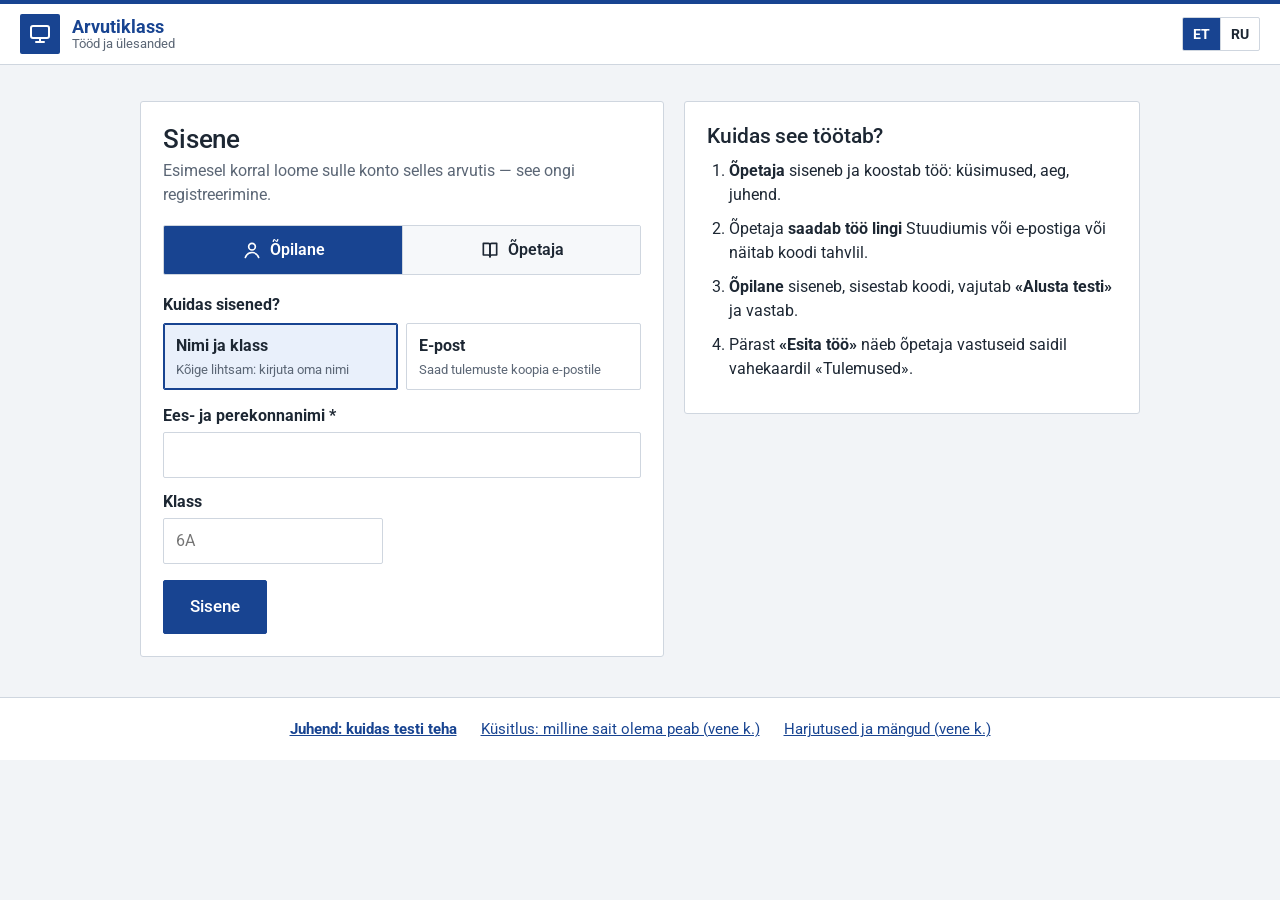
<file: index.html>
<!doctype html>
<html lang="et" class="site style-eis mode-light">
<head>
  <meta charset="utf-8">
  <meta name="viewport" content="width=device-width, initial-scale=1">
  <title>Arvutiklass — sisene</title>
  <meta name="description" content="Arvutiklassi tööd: õpetaja koostab töö, õpilane siseneb, valib töö ja lahendab selle.">
  <link rel="preconnect" href="https://fonts.googleapis.com">
  <link rel="preconnect" href="https://fonts.gstatic.com" crossorigin>
  <link rel="stylesheet" href="https://fonts.googleapis.com/css2?family=Roboto:wght@400;500;700&display=swap">
  <link rel="stylesheet" href="css/site.css">
  <link rel="stylesheet" href="css/tood.css">
</head>
<body>
  <header class="hdr">
    <a class="hdr__brand" href="index.html">
      <span class="hdr__mark" data-icon="monitor"></span>
      <span class="hdr__titles"><b data-t="brand"></b><small data-t="brandSub"></small></span>
    </a>
    <div class="hdr__right" id="langSlot"></div>
  </header>

  <main class="login" id="login"></main>

  <footer class="login__foot" id="foot"></footer>

  <script src="config.js"></script>
  <script src="js/i18n.js"></script>
  <script src="js/engine.js"></script>
  <script src="js/questions.js"></script>
  <script src="js/site/ui.js"></script>
  <script src="js/tood/bank.js"></script>
  <script src="js/tood/core.js"></script>
  <script src="js/tood/db.js"></script>
  <script src="js/login.js"></script>
</body>
</html>
</file>
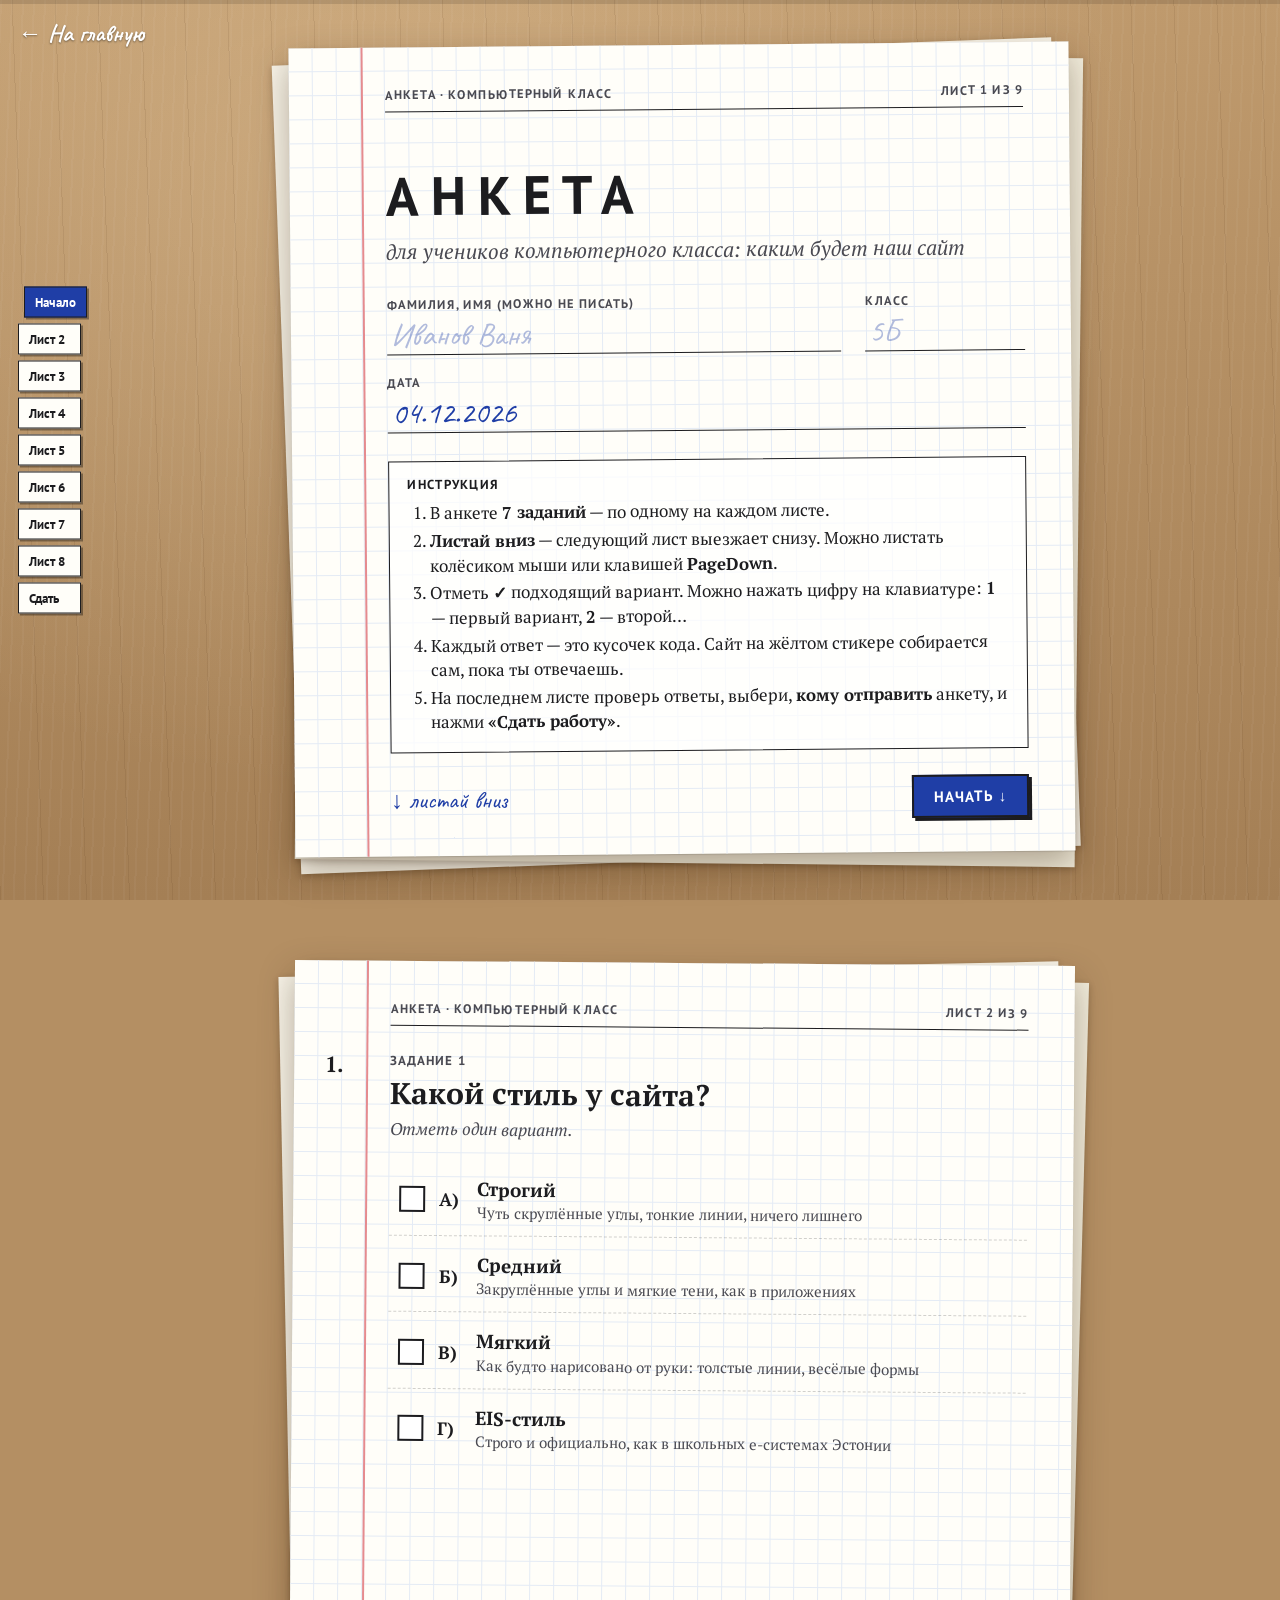
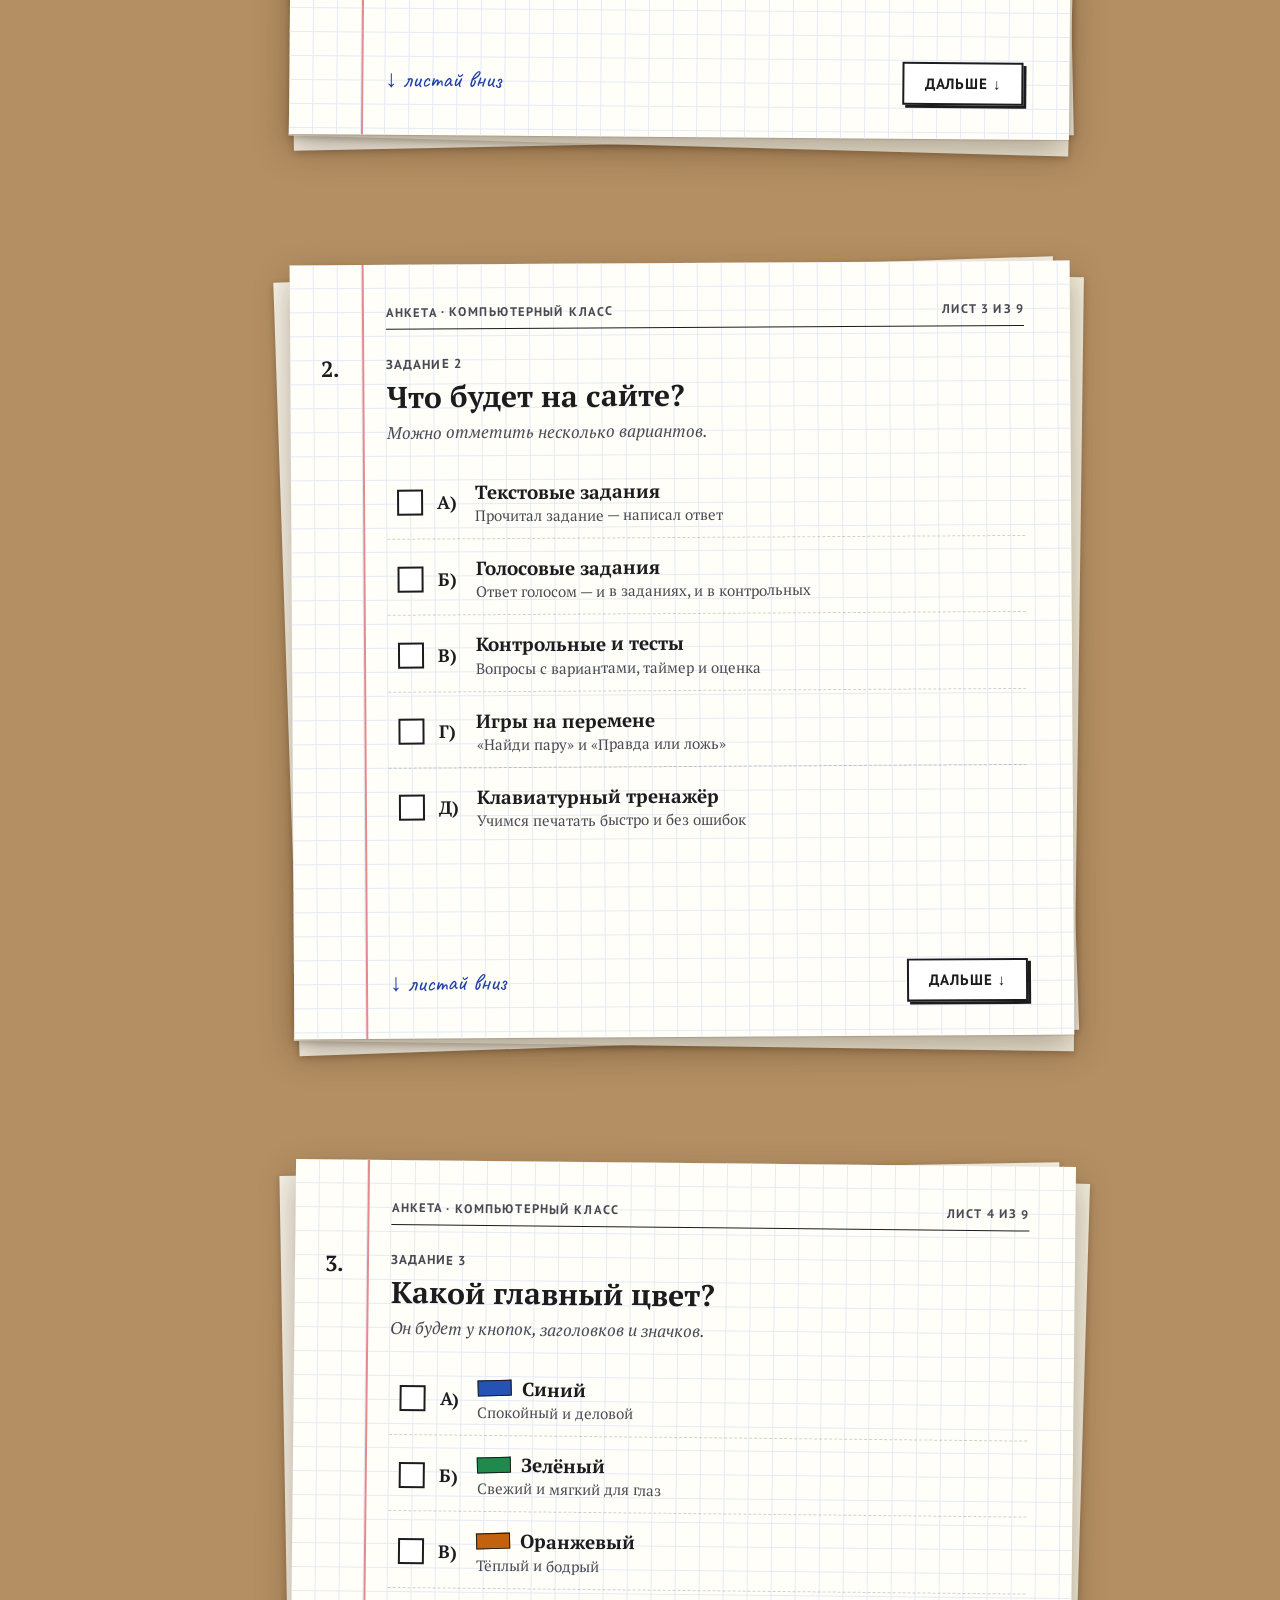
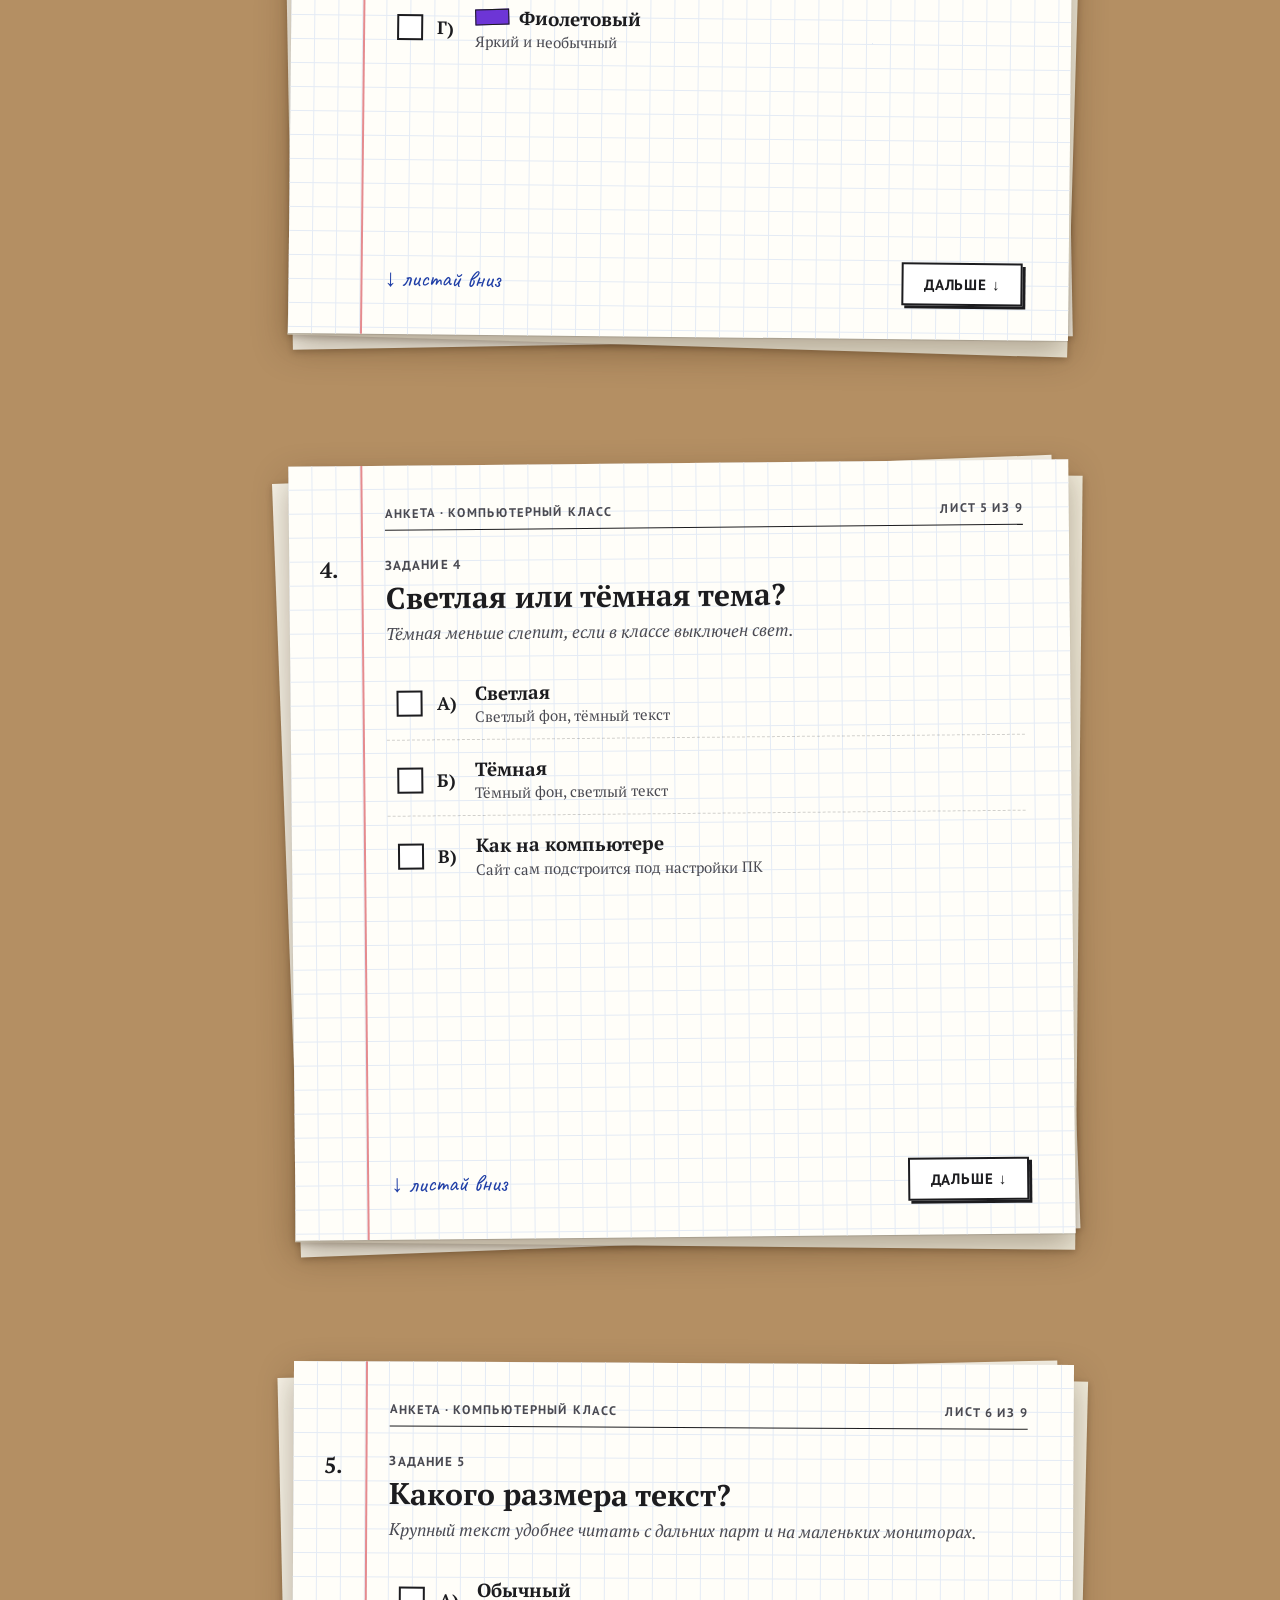
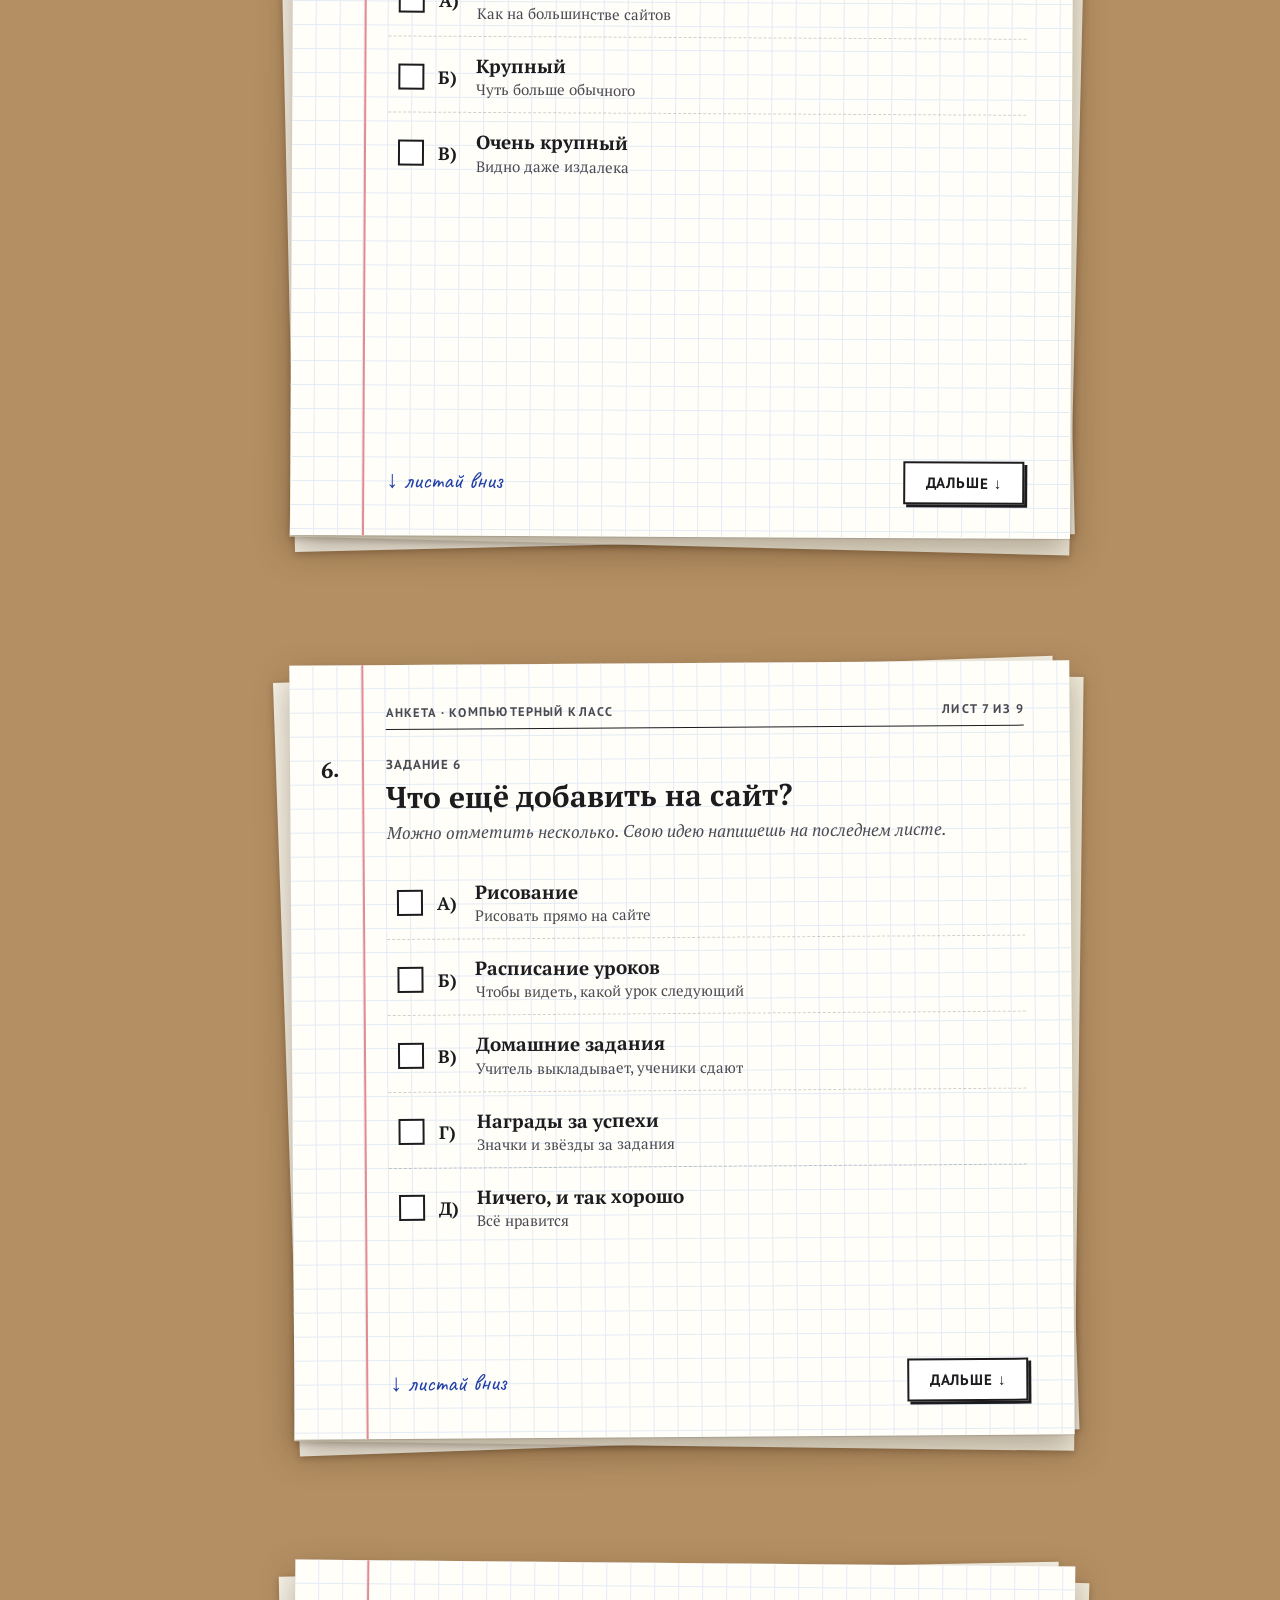
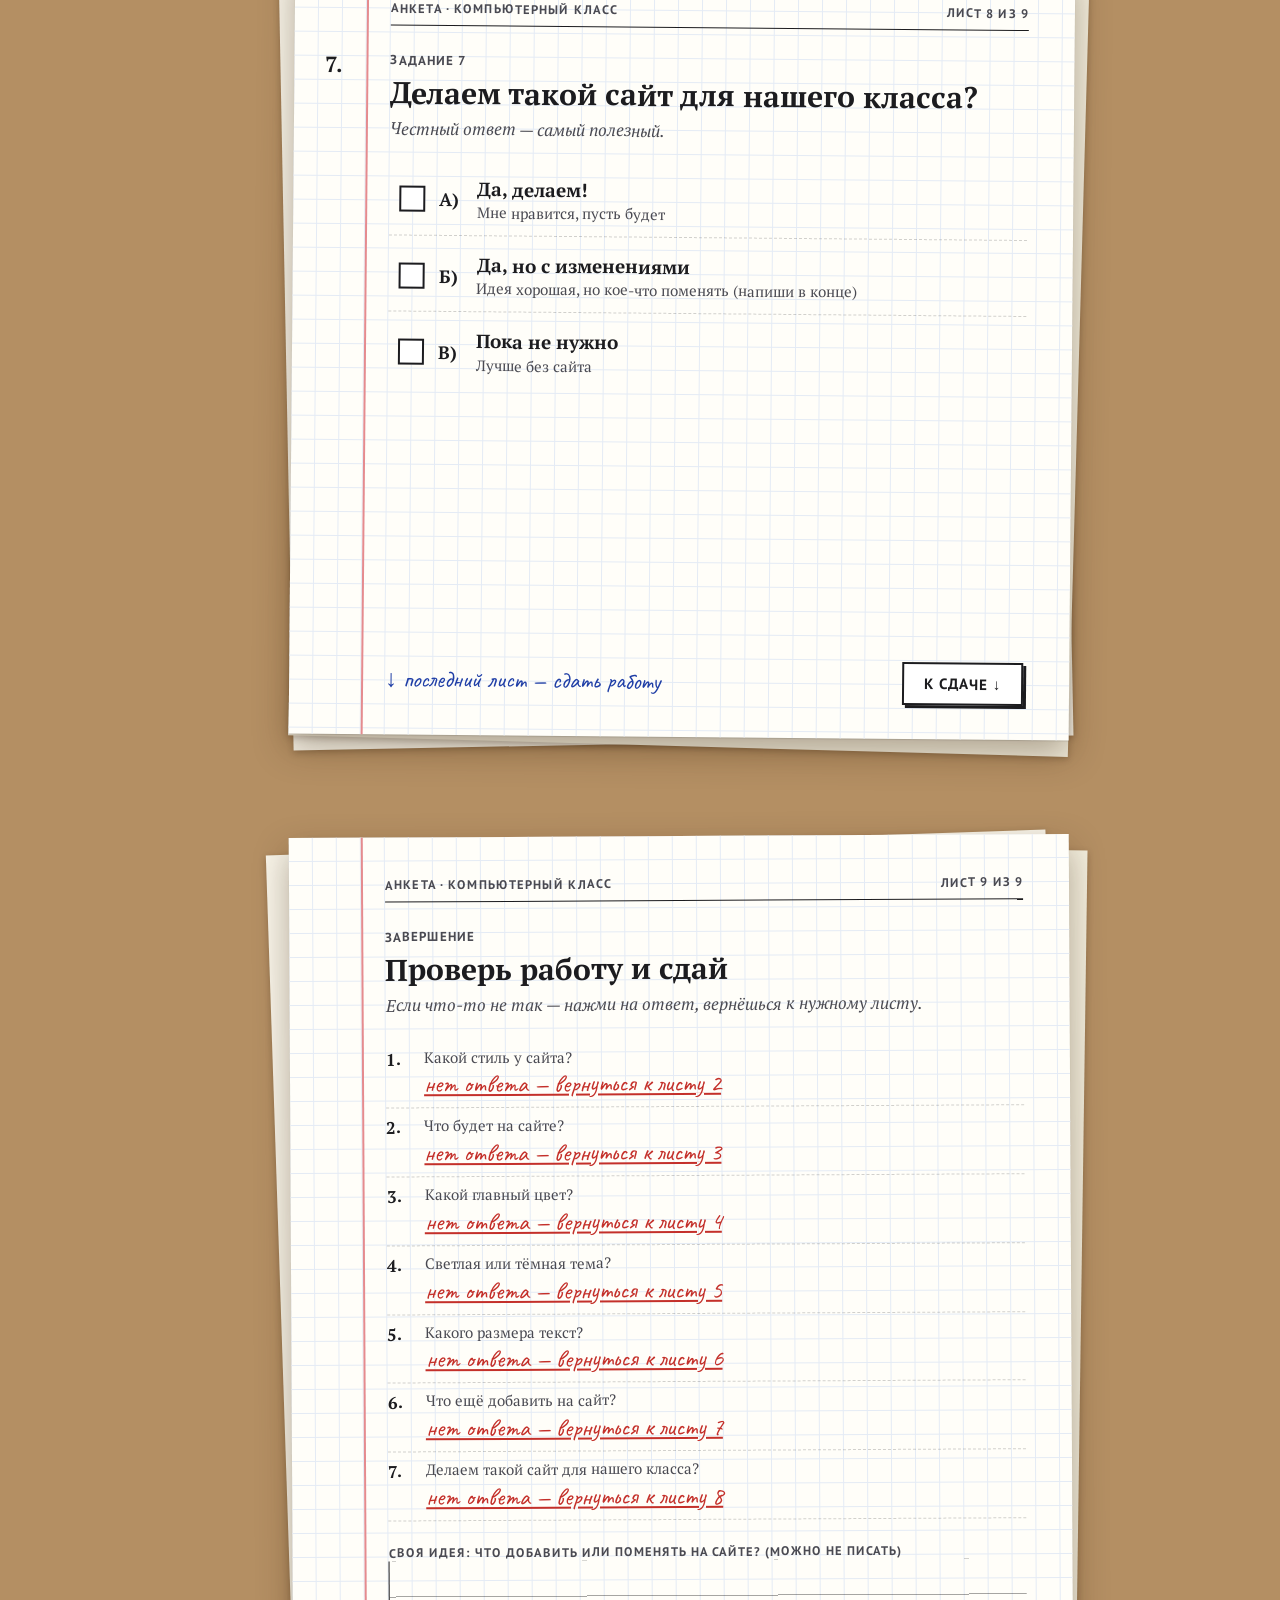
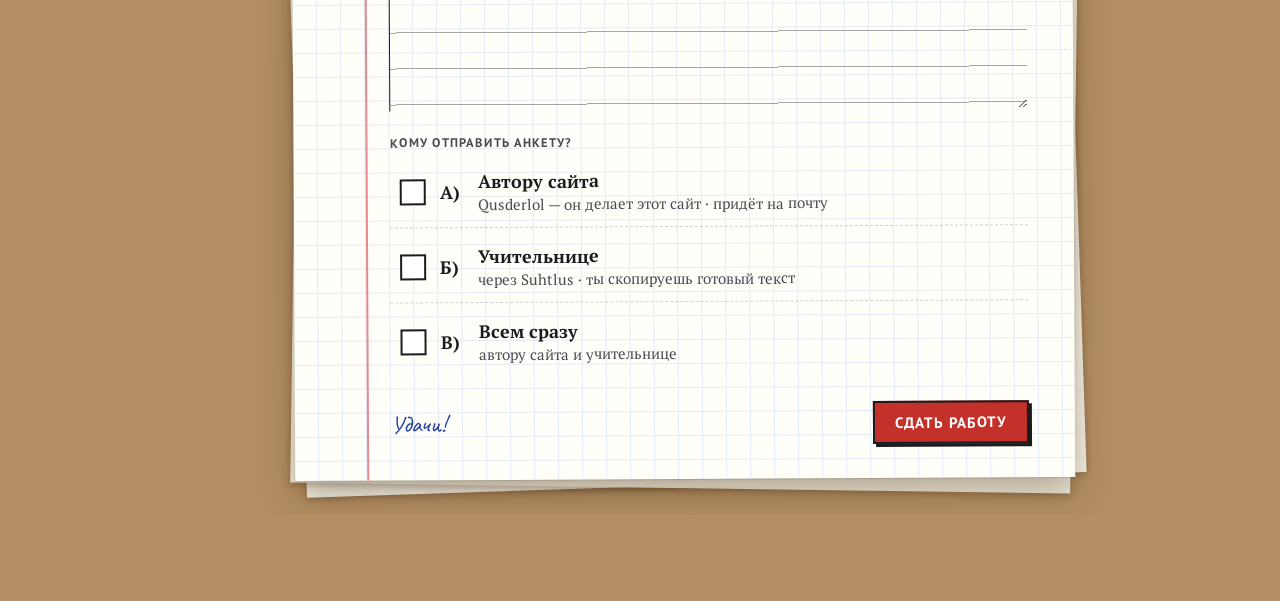
<file: anketa.html>
<!doctype html>
<html lang="ru">
<head>
  <meta charset="utf-8">
  <meta name="viewport" content="width=device-width, initial-scale=1">
  <title>Анкета — сайт для компьютерного класса</title>
  <meta name="description" content="Анкета для учеников: ответь на вопросы — и сайт компьютерного класса соберётся сам.">
  <link rel="preconnect" href="https://fonts.googleapis.com">
  <link rel="preconnect" href="https://fonts.gstatic.com" crossorigin>
  <link rel="stylesheet" href="https://fonts.googleapis.com/css2?family=Caveat:wght@500;700&family=PT+Sans:wght@400;700&family=PT+Serif:ital,wght@0,400;0,700;1,400&display=swap">
  <link rel="stylesheet" href="css/exam.css">
</head>
<body>
  <div class="ink-progress" aria-hidden="true"><div class="ink-progress__bar" id="inkBar"></div></div>
  <a class="home-link" href="index.html">← На главную</a>

  <nav class="sheet-tabs" id="sheetTabs" aria-label="Листы анкеты"></nav>

  <main class="stack" id="stack"></main>

  <aside class="sticky-note" id="stickyNote" aria-label="Предпросмотр сайта">
    <div class="sticky-note__tape" aria-hidden="true"></div>
    <p class="sticky-note__title">Так сейчас выглядит сайт</p>
    <div class="sticky-note__frame">
      <iframe id="previewFrame" title="Предпросмотр сайта класса" src="site.html?embed=1" tabindex="-1" loading="lazy"></iframe>
    </div>
    <a class="sticky-note__link" id="previewLink" href="site.html" target="_blank" rel="noopener">Открыть сайт целиком ↗</a>
  </aside>

  <script src="config.js"></script>
  <script src="js/engine.js"></script>
  <script src="js/questions.js"></script>
  <script src="js/send.js"></script>
  <script src="js/exam.js"></script>
</body>
</html>
</file>
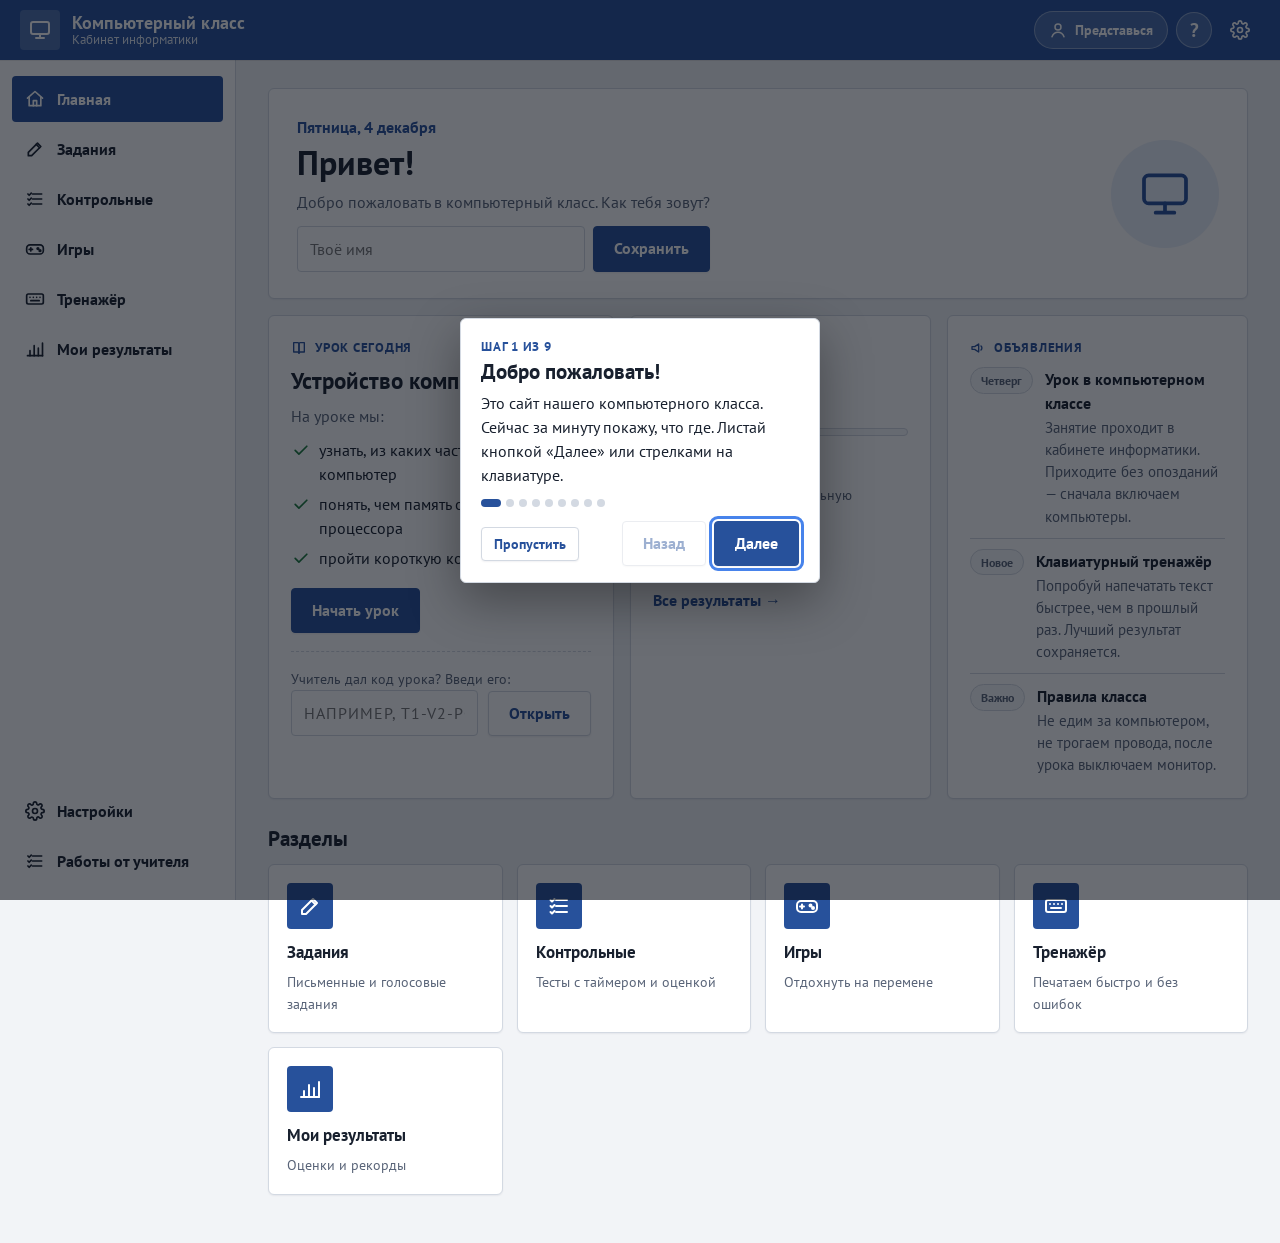
<file: site.html>
<!doctype html>
<html lang="ru" class="site">
<head>
  <meta charset="utf-8">
  <meta name="viewport" content="width=device-width, initial-scale=1">
  <title>Компьютерный класс</title>
  <meta name="description" content="Сайт компьютерного класса: задания, контрольные, игры и клавиатурный тренажёр.">
  <link rel="preconnect" href="https://fonts.googleapis.com">
  <link rel="preconnect" href="https://fonts.gstatic.com" crossorigin>
  <link rel="stylesheet" href="https://fonts.googleapis.com/css2?family=Neucha&family=PT+Sans:wght@400;700&family=Rubik:wght@400;500;700&display=swap">
  <link rel="stylesheet" href="css/site.css">
</head>
<body>
  <a class="skip" href="#view">Перейти к содержимому</a>

  <header class="hdr">
    <a class="hdr__brand" href="#/">
      <span class="hdr__mark" data-icon="monitor"></span>
      <span class="hdr__titles">
        <b>Компьютерный класс</b>
        <small>Кабинет информатики</small>
      </span>
    </a>
    <div class="hdr__right">
      <button class="chip" type="button" id="studentChip"></button>
      <button class="icon-btn icon-btn--help" type="button" id="helpBtn" aria-label="Как пользоваться сайтом" title="Как пользоваться сайтом">?</button>
      <a class="icon-btn" href="#/settings" aria-label="Настройки сайта" title="Настройки сайта" data-icon="gear"></a>
    </div>
  </header>

  <div class="shell">
    <nav class="side" id="sideNav" aria-label="Разделы сайта"></nav>
    <main class="main" id="view" tabindex="-1"></main>
  </div>

  <dialog class="dialog" id="nameDialog" aria-labelledby="nameDialogTitle">
    <form method="dialog" class="dialog__form" id="nameForm">
      <h2 id="nameDialogTitle">Как тебя зовут?</h2>
      <p class="muted">Имя видно только на этом компьютере.</p>
      <input class="input" id="nameInput" type="text" maxlength="40" autocomplete="off" placeholder="Например, Ваня">
      <div class="dialog__actions">
        <button class="btn btn--ghost" value="cancel" type="submit">Отмена</button>
        <button class="btn" value="save" type="submit" id="nameSave">Сохранить</button>
      </div>
    </form>
  </dialog>

  <div class="toast" id="toast" role="status" aria-live="polite"></div>

  <script src="config.js"></script>
  <script src="js/engine.js"></script>
  <script src="js/questions.js"></script>
  <script src="js/send.js"></script>
  <script src="js/site/store.js"></script>
  <script src="js/site/data.js"></script>
  <script src="js/site/ui.js"></script>
  <script src="js/tour.js"></script>
  <script src="js/site/games.js"></script>
  <script src="js/site/pages.js"></script>
  <script src="js/site/app.js"></script>
</body>
</html>
</file>
<file: css/site.css>
/*
 * Сайт компьютерного класса.
 * Всё оформление — через переменные. Ниже значения по умолчанию,
 * поверх них движок вписывает кусочки кода из ответов анкеты (тег #generated-theme).
 */
.site {
  --hue: 218;
  --sat: 60%;
  --lit: 38%;
  --shift: 0%;
  --accent: hsl(var(--hue) var(--sat) calc(var(--lit) - var(--shift)));
  --accent-ink: var(--accent);
  --accent-soft: hsl(var(--hue) 70% 95%);
  --accent-text: #fff;
  --radius: 6px;
  --radius-sm: 4px;
  --border: 1px solid var(--line);
  --shadow: 0 1px 2px rgba(15, 25, 45, 0.06);
  --font: "PT Sans", "Segoe UI", Arial, sans-serif;
  --font-head: var(--font);
  --fs: 16px;
  --bg: #f2f4f7;
  --surface: #ffffff;
  --surface-2: #f7f8fa;
  --line: #d3d9e2;
  --ink: #18202e;
  --ink-shadow: rgba(0, 0, 0, 0.2);
  --text: #18202e;
  --muted: #596478;
  --ok: #1b7a3d;
  --ok-soft: #e2f4e8;
  --bad: #b42318;
  --bad-soft: #fde6e3;
  --warn: #7a5200;
  --warn-soft: #fff3d1;
  --side-w: 236px;
  --blob-l: 82%;

  font-size: var(--fs);
  color-scheme: light;
}

/* ───── Тёмная тема ───── */
.site.mode-dark {
  --bg: #11151d;
  --surface: #1a202b;
  --surface-2: #212836;
  --line: #333d50;
  --text: #e5eaf3;
  --muted: #9ca8bf;
  --accent-ink: hsl(var(--hue) 85% 74%);
  --accent-soft: hsl(var(--hue) 32% 22%);
  --ok: #6fd393; --ok-soft: #173524;
  --bad: #ff8a80; --bad-soft: #3d1c1a;
  --warn: #f3c565; --warn-soft: #3a2f12;
  color-scheme: dark;
}
.site.style-soft.mode-dark { --ink: #cfc3ea; --ink-shadow: #05030a; --line: #cfc3ea; --bg: #1c1726; --surface: #251f32; --surface-2: #2c253b; --blob-l: 28%; }
@media (prefers-color-scheme: dark) {
  .site.mode-auto {
    --bg: #11151d;
    --surface: #1a202b;
    --surface-2: #212836;
    --line: #333d50;
    --text: #e5eaf3;
    --muted: #9ca8bf;
    --accent-ink: hsl(var(--hue) 85% 74%);
    --accent-soft: hsl(var(--hue) 32% 22%);
    --ok: #6fd393; --ok-soft: #173524;
    --bad: #ff8a80; --bad-soft: #3d1c1a;
    --warn: #f3c565; --warn-soft: #3a2f12;
    color-scheme: dark;
  }
  .site.style-soft.mode-auto { --ink: #cfc3ea; --ink-shadow: #05030a; --line: #cfc3ea; --bg: #1c1726; --surface: #251f32; --surface-2: #2c253b; --blob-l: 28%; }
}

* { box-sizing: border-box; }
html, body { margin: 0; }

body {
  font-family: var(--font);
  font-size: 1rem;
  line-height: 1.5;
  color: var(--text);
  background: var(--bg);
  min-height: 100vh;
  transition: background 0.25s, color 0.25s;
}
h1, h2, h3 { font-family: var(--font-head); line-height: 1.2; margin: 0 0 0.4em; }
h1 { font-size: 1.85rem; }
h2 { font-size: 1.3rem; }
h3 { font-size: 1.1rem; }
p { margin: 0 0 0.6em; }
a { color: var(--accent-ink); }
.muted { color: var(--muted); }
.small { font-size: 0.875rem; }
.sr-only { position: absolute; width: 1px; height: 1px; overflow: hidden; clip: rect(0 0 0 0); white-space: nowrap; }

.ico { width: 1.25em; height: 1.25em; flex: none; fill: none; stroke: currentColor; stroke-width: 2; stroke-linecap: round; stroke-linejoin: round; vertical-align: -0.25em; }

.skip { position: absolute; left: -999px; top: 8px; z-index: 100; padding: 8px 14px; background: var(--accent); color: var(--accent-text); border-radius: var(--radius-sm); }
.skip:focus { left: 8px; }

:focus-visible { outline: 3px solid hsl(var(--hue) 80% 60%); outline-offset: 2px; }

/* ───── Шапка ───── */
.hdr {
  position: sticky;
  top: 0;
  z-index: 20;
  display: flex;
  align-items: center;
  justify-content: space-between;
  gap: 12px;
  padding: 10px 20px;
  background: var(--accent);
  color: var(--accent-text);
  box-shadow: 0 1px 0 rgba(0, 0, 0, 0.08);
}
.hdr__brand { display: flex; align-items: center; gap: 12px; color: inherit; text-decoration: none; min-width: 0; }
.hdr__mark { display: grid; place-items: center; width: 40px; height: 40px; flex: none; background: rgba(255, 255, 255, 0.18); border-radius: var(--radius-sm); }
.hdr__mark .ico { width: 24px; height: 24px; }
.hdr__titles { display: flex; flex-direction: column; line-height: 1.15; min-width: 0; }
.hdr__titles b { font-family: var(--font-head); font-size: 1.15rem; white-space: nowrap; }
.hdr__titles small { opacity: 0.85; font-size: 0.8rem; }
.hdr__right { display: flex; align-items: center; gap: 8px; }
.chip {
  display: inline-flex; align-items: center; gap: 8px;
  max-width: 220px;
  padding: 7px 14px;
  font: inherit; font-size: 0.9rem; font-weight: 600;
  color: inherit;
  background: rgba(255, 255, 255, 0.16);
  border: 1px solid rgba(255, 255, 255, 0.35);
  border-radius: 999px;
  cursor: pointer;
}
.chip span { overflow: hidden; text-overflow: ellipsis; white-space: nowrap; }
.chip:hover { background: rgba(255, 255, 255, 0.26); }
.icon-btn { display: grid; place-items: center; width: 40px; height: 40px; color: inherit; border-radius: var(--radius-sm); }
.icon-btn:hover { background: rgba(255, 255, 255, 0.18); }

/* ───── Каркас ───── */
.shell { display: grid; grid-template-columns: var(--side-w) 1fr; min-height: calc(100vh - 60px); }
.side {
  position: sticky;
  top: 60px;
  align-self: start;
  height: calc(100vh - 60px);
  display: flex;
  flex-direction: column;
  gap: 4px;
  padding: 16px 12px;
  background: var(--surface);
  border-right: var(--border);
  overflow-y: auto;
}
.side__link {
  display: flex; align-items: center; gap: 12px;
  padding: 10px 12px;
  color: var(--text);
  text-decoration: none;
  font-weight: 600;
  border-radius: var(--radius-sm);
  border: 1px solid transparent;
}
.side__link:hover { background: var(--accent-soft); }
.side__link.is-active { background: var(--accent); color: var(--accent-text); }
.side__link--bottom { margin-top: auto; }
.main { padding: 28px 32px 48px; min-width: 0; outline: none; }

.page { max-width: 1120px; margin: 0 auto; }
.page--narrow { max-width: 780px; }
.page-head { margin-bottom: 20px; }
.page-head p { max-width: 70ch; }
.section-title { margin: 28px 0 12px; }

/* ───── Карточки и сетки ───── */
.card {
  background: var(--surface);
  border: var(--border);
  border-radius: var(--radius);
  box-shadow: var(--shadow);
  padding: 22px;
  color: inherit;
}
.card + .card { margin-top: 16px; }
.grid { display: grid; gap: 16px; }
.grid > .card + .card { margin-top: 0; }
.grid--home { grid-template-columns: 1.15fr 1fr 1fr; margin-top: 16px; }
.grid--2 { grid-template-columns: 1fr 1fr; margin-top: 16px; }
.grid--settings { grid-template-columns: minmax(0, 1fr) minmax(0, 1fr); align-items: start; }
.cards { display: grid; grid-template-columns: repeat(auto-fill, minmax(280px, 1fr)); gap: 16px; }
.cards > .card + .card { margin-top: 0; }

.eyebrow {
  display: flex; align-items: center; gap: 8px;
  margin: 0 0 10px;
  font-size: 0.8rem; font-weight: 700; letter-spacing: 0.06em; text-transform: uppercase;
  color: var(--accent-ink);
}

.hero { display: flex; justify-content: space-between; align-items: center; gap: 20px; padding: 26px 28px; }
.hero h1 { font-size: 2.1rem; margin-bottom: 0.2em; }
.hero__date { margin: 0 0 4px; font-weight: 700; color: var(--accent-ink); }
.hero__art { flex: none; display: grid; place-items: center; width: 108px; height: 108px; border-radius: 50%; background: var(--accent-soft); color: var(--accent-ink); }
.hero__art .ico { width: 56px; height: 56px; stroke-width: 1.6; }
.hero__form { display: flex; gap: 8px; margin-top: 12px; max-width: 420px; }

.lesson h2 { font-size: 1.45rem; }
.ticks { list-style: none; margin: 0 0 18px; padding: 0; }
.ticks li { display: flex; gap: 8px; align-items: flex-start; margin: 6px 0; }
.ticks .ico { color: var(--ok); margin-top: 2px; }

.stats { display: flex; flex-direction: column; gap: 14px; margin-bottom: 14px; }
.stat { display: flex; flex-direction: column; }
.stat b { font-family: var(--font-head); font-size: 1.9rem; line-height: 1.1; color: var(--accent-ink); }
.stat b small { font-size: 1rem; color: var(--muted); font-weight: 600; }
.stat > span:not(.meter) { color: var(--muted); font-size: 0.9rem; }
.meter { display: block; height: 8px; margin-top: 6px; background: var(--surface-2); border: var(--border); border-radius: 999px; overflow: hidden; }
.meter > span { display: block; height: 100%; width: 0; background: var(--accent); transition: width 0.3s; }

.news { list-style: none; margin: 0; padding: 0; }
.news li { display: flex; gap: 12px; align-items: flex-start; padding: 10px 0; border-bottom: var(--border); }
.news li:last-child { border-bottom: 0; padding-bottom: 0; }
.news li:first-child { padding-top: 0; }
.news p { margin: 2px 0 0; font-size: 0.92rem; }

.tiles { display: grid; grid-template-columns: repeat(auto-fill, minmax(200px, 1fr)); gap: 14px; }
.tile {
  display: flex; flex-direction: column; gap: 6px;
  padding: 18px;
  text-decoration: none; color: var(--text);
  background: var(--surface);
  border: var(--border);
  border-radius: var(--radius);
  box-shadow: var(--shadow);
  transition: border-color 0.15s, transform 0.15s;
}
.tile:hover { border-color: var(--accent); }
.tile__icon { display: grid; place-items: center; width: 46px; height: 46px; margin-bottom: 4px; background: var(--accent); color: var(--accent-text); border-radius: var(--radius-sm); }
.tile__icon .ico { width: 24px; height: 24px; }
.tile__title { font-family: var(--font-head); font-weight: 700; font-size: 1.08rem; }
.tile__desc { font-size: 0.9rem; }

/* ───── Кнопки и поля ───── */
.btn {
  display: inline-flex; align-items: center; justify-content: center; gap: 8px;
  padding: 10px 20px;
  font: inherit; font-weight: 700; font-size: 0.97rem;
  text-decoration: none;
  color: var(--accent-text);
  background: var(--accent);
  border: var(--border);
  border-color: var(--accent);
  border-radius: var(--radius-sm);
  box-shadow: var(--shadow);
  cursor: pointer;
  transition: filter 0.12s, transform 0.12s;
}
.btn:hover:not(:disabled) { filter: brightness(1.08); }
.btn:disabled { opacity: 0.45; cursor: not-allowed; }
.btn--ghost { background: var(--surface); color: var(--accent-ink); border-color: var(--line); }
.btn--ok { background: var(--ok); border-color: var(--ok); }
.mode-dark .btn--ok { color: #0d2517; }
.btn--bad { background: var(--bad); border-color: var(--bad); }
.mode-dark .btn--bad { color: #2a0d0b; }
.btn--danger { color: var(--bad); }
.btn--lg { padding: 13px 26px; font-size: 1.08rem; }
.link { font-weight: 700; color: var(--accent-ink); text-decoration: none; }
a.link:hover { text-decoration: underline; }
.back { display: inline-flex; align-items: center; gap: 4px; margin-bottom: 14px; font-weight: 700; text-decoration: none; color: var(--accent-ink); }
.back:hover { text-decoration: underline; }

.input {
  width: 100%;
  padding: 10px 12px;
  font: inherit;
  color: var(--text);
  background: var(--surface);
  border: var(--border);
  border-radius: var(--radius-sm);
}
.input:focus { outline: 3px solid var(--accent-soft); border-color: var(--accent); }
.input--lg { font-size: 1.15rem; padding: 12px 14px; }
.textarea { resize: vertical; min-height: 180px; line-height: 1.55; }
.label { display: block; margin: 0 0 6px; font-weight: 700; }

.row { display: flex; align-items: center; gap: 10px; flex-wrap: wrap; margin-top: 14px; }
.row--between { justify-content: space-between; }
.row--center { justify-content: center; }
.row--tight { margin-top: 0; flex-wrap: nowrap; }

.seg { display: inline-flex; flex-wrap: wrap; gap: 4px; padding: 4px; background: var(--surface-2); border: var(--border); border-radius: var(--radius-sm); }
.seg button {
  display: inline-flex; align-items: center; gap: 6px;
  padding: 7px 14px;
  font: inherit; font-size: 0.92rem; font-weight: 600;
  color: var(--text);
  background: transparent;
  border: 1px solid transparent;
  border-radius: var(--radius-sm);
  cursor: pointer;
}
.seg button:hover { background: var(--accent-soft); }
.seg button.is-on { background: var(--accent); color: var(--accent-text); }
.seg--filter { margin-bottom: 16px; }
.seg--wrap { display: flex; }
.swatch { display: inline-block; width: 14px; height: 14px; border-radius: 3px; border: 1px solid rgba(0, 0, 0, 0.25); }

.badge {
  display: inline-flex; align-items: center; gap: 5px;
  padding: 3px 10px;
  font-size: 0.78rem; font-weight: 700;
  white-space: nowrap;
  color: var(--muted);
  background: var(--surface-2);
  border: var(--border);
  border-radius: 999px;
}
.badge .ico { width: 1em; height: 1em; }
.badge--type { color: var(--accent-ink); background: var(--accent-soft); border-color: transparent; }
.badge--ok { color: var(--ok); background: var(--ok-soft); border-color: transparent; }
.badge--warn { color: var(--warn); background: var(--warn-soft); border-color: transparent; }

.alert { display: flex; gap: 8px; align-items: flex-start; margin: 14px 0 0; padding: 11px 14px; border-radius: var(--radius-sm); font-size: 0.95rem; }
.alert[hidden] { display: none; }
.alert .ico { margin-top: 2px; }
.alert--ok { background: var(--ok-soft); color: var(--ok); }
.alert--warn { background: var(--warn-soft); color: var(--warn); }
.alert--info { background: var(--accent-soft); color: var(--text); }

/* ───── Задания ───── */
.task-card { display: flex; flex-direction: column; gap: 8px; text-decoration: none; transition: border-color 0.15s, transform 0.15s; }
.task-card:hover { border-color: var(--accent); }
.task-card h3 { margin: 4px 0 0; }
.task-card .link { margin-top: auto; }
.task-card__top { display: flex; justify-content: space-between; gap: 8px; flex-wrap: wrap; margin-bottom: 4px; }
.clamp { display: -webkit-box; -webkit-line-clamp: 3; -webkit-box-orient: vertical; overflow: hidden; }
.meta { display: flex; align-items: center; gap: 6px; flex-wrap: wrap; color: var(--muted); font-size: 0.9rem; margin: 0; }
.prompt { font-size: 1.12rem; margin: 10px 0 16px; }
.passage { margin: 0 0 18px; padding: 14px 18px; background: var(--surface-2); border-left: 4px solid var(--accent); border-radius: var(--radius-sm); font-size: 1.1rem; line-height: 1.65; }

/* запись голоса */
.rec { padding: 16px; background: var(--surface-2); border: var(--border); border-radius: var(--radius); margin-bottom: 10px; }
.rec__row { display: flex; align-items: center; gap: 14px; flex-wrap: wrap; }
.rec__time { font-family: var(--font-head); font-size: 1.5rem; font-weight: 700; font-variant-numeric: tabular-nums; min-width: 4ch; }
.rec__meter { flex: 1; min-width: 100px; max-width: 260px; height: 10px; background: var(--surface); border: var(--border); border-radius: 999px; overflow: hidden; }
.rec__meter span { display: block; height: 100%; width: 0; background: var(--ok); transition: width 0.08s linear; }
.rec__state { margin: 10px 0 0; }
.rec audio { width: 100%; margin-top: 12px; }
.rec.is-recording .btn { background: var(--bad); border-color: var(--bad); }
.rec.is-recording .rec__time { color: var(--bad); }
.rec.is-recording .rec__time::before { content: "● "; animation: blink 1s infinite; }
@keyframes blink { 50% { opacity: 0.25; } }

/* ───── Контрольные ───── */
.facts { list-style: none; margin: 10px 0 0; padding: 0; }
.facts li { display: flex; align-items: center; gap: 10px; margin: 8px 0; font-size: 1.05rem; }
.facts .ico { color: var(--accent-ink); }
.test__top { display: flex; justify-content: space-between; align-items: center; gap: 12px; margin-bottom: 14px; }
.timer { font-family: var(--font-head); font-size: 1.35rem; font-weight: 700; font-variant-numeric: tabular-nums; padding: 4px 12px; background: var(--accent-soft); color: var(--accent-ink); border-radius: var(--radius-sm); }
.timer.is-low { background: var(--bad-soft); color: var(--bad); }
.dots { display: flex; flex-wrap: wrap; gap: 6px; margin-bottom: 18px; }
.dot {
  width: 36px; height: 36px;
  font: inherit; font-weight: 700; font-size: 0.9rem;
  color: var(--text);
  background: var(--surface);
  border: var(--border);
  border-radius: var(--radius-sm);
  cursor: pointer;
}
.dot.is-done { background: var(--accent-soft); color: var(--accent-ink); border-color: var(--accent); }
.dot.is-current { background: var(--accent); color: var(--accent-text); border-color: var(--accent); }
.test__q { font-size: 1.45rem; margin: 4px 0 16px; }
.test__nav { margin-top: 22px; }
.opts { display: flex; flex-direction: column; gap: 8px; }
.opt {
  display: flex; align-items: center; gap: 12px;
  padding: 13px 16px;
  font-size: 1.05rem;
  background: var(--surface);
  border: var(--border);
  border-radius: var(--radius-sm);
  cursor: pointer;
}
.opt:hover { border-color: var(--accent); }
.opt.is-on { border-color: var(--accent); background: var(--accent-soft); box-shadow: inset 0 0 0 1px var(--accent); }
.opt input { width: 20px; height: 20px; accent-color: var(--accent); flex: none; margin: 0; }

.result { display: flex; align-items: center; gap: 22px; margin: 6px 0 4px; }
.result h1 { margin-bottom: 4px; }
.mark {
  display: grid; place-items: center; flex: none;
  width: 96px; height: 96px;
  font-family: var(--font-head); font-size: 3rem; font-weight: 700;
  border-radius: 50%;
  border: 4px solid currentColor;
}
.mark--5 { color: var(--ok); background: var(--ok-soft); }
.mark--4 { color: var(--accent-ink); background: var(--accent-soft); }
.mark--3 { color: var(--warn); background: var(--warn-soft); }
.mark--2 { color: var(--bad); background: var(--bad-soft); }
.mark--sm { display: inline-grid; width: 30px; height: 30px; font-size: 1rem; border-width: 2px; vertical-align: middle; }

.review { list-style: none; margin: 0; padding: 0; }
.review__item { display: flex; gap: 12px; padding: 12px 14px; margin-bottom: 8px; border-radius: var(--radius-sm); border: var(--border); }
.review__item p { margin: 4px 0 0; }
.review__icon { display: grid; place-items: center; flex: none; width: 30px; height: 30px; border-radius: 50%; }
.review__item.is-ok .review__icon { background: var(--ok-soft); color: var(--ok); }
.review__item.is-bad .review__icon { background: var(--bad-soft); color: var(--bad); }
.review__item.is-voice .review__icon { background: var(--accent-soft); color: var(--accent-ink); }
.review__right { color: var(--ok); font-weight: 700; }

/* ───── Игры ───── */
.toolbar { display: flex; justify-content: space-between; align-items: center; gap: 12px; flex-wrap: wrap; margin-bottom: 18px; }
.toolbar__stats { display: flex; gap: 18px; flex-wrap: wrap; color: var(--muted); }
.toolbar__stats span { display: inline-flex; align-items: center; gap: 6px; }
.toolbar__stats b { color: var(--text); font-variant-numeric: tabular-nums; }

.mem { display: grid; grid-template-columns: repeat(var(--cols, 4), 1fr); gap: 12px; max-width: 520px; }
.mem__card {
  aspect-ratio: 1;
  font-size: clamp(1.8rem, 6vw, 2.6rem);
  background: var(--accent);
  border: var(--border);
  border-color: var(--accent);
  border-radius: var(--radius);
  box-shadow: var(--shadow);
  cursor: pointer;
  transition: transform 0.25s, background 0.2s;
}
.mem__face { opacity: 0; transition: opacity 0.15s; }
.mem__card:hover:not(.is-open) { transform: translateY(-2px); }
.mem__card.is-open { background: var(--surface); border-color: var(--line); }
.mem__card.is-open .mem__face { opacity: 1; }
.mem__card.is-found { background: var(--ok-soft); border-color: var(--ok); }

.truth { min-height: 340px; display: flex; flex-direction: column; }
.truth__center { margin: auto; text-align: center; display: flex; flex-direction: column; align-items: center; gap: 10px; }
.truth__big { display: grid; place-items: center; width: 84px; height: 84px; border-radius: 50%; background: var(--accent-soft); color: var(--accent-ink); }
.truth__big .ico { width: 42px; height: 42px; }
.truth__top { display: flex; justify-content: space-between; color: var(--muted); font-weight: 600; }
.truth__bar { height: 8px; margin: 10px 0 0; background: var(--surface-2); border-radius: 999px; overflow: hidden; }
.truth__bar span { display: block; height: 100%; width: 100%; background: var(--accent); }
.truth__text { margin: auto 0; padding: 30px 0; text-align: center; font-family: var(--font-head); font-size: 1.75rem; font-weight: 700; line-height: 1.3; }
.truth__btns { display: grid; grid-template-columns: 1fr 1fr; gap: 12px; }
.truth__fb { min-height: 1.6em; margin: 12px 0 0; text-align: center; font-weight: 700; font-size: 1.1rem; }
.truth__fb.is-ok { color: var(--ok); }
.truth__fb.is-bad { color: var(--bad); }

/* тренажёр */
.type-text {
  padding: 18px 20px;
  margin-bottom: 12px;
  font-family: "Consolas", "PT Mono", monospace;
  font-size: 1.45rem;
  line-height: 1.7;
  letter-spacing: 0.02em;
  background: var(--surface-2);
  border: var(--border);
  border-radius: var(--radius-sm);
  cursor: text;
  word-break: break-word;
}
.type-text span { border-radius: 2px; }
.type-text .ok { color: var(--ok); }
.type-text .bad { color: var(--bad); background: var(--bad-soft); text-decoration: underline; }
.type-text .cur { background: var(--accent); color: var(--accent-text); animation: blink 1.1s infinite; }
.type-input { font-size: 1.15rem; }
.kbd { margin-top: 18px; display: flex; flex-direction: column; gap: 6px; font-family: var(--font); user-select: none; overflow-x: auto; }
.kbd__row { display: flex; gap: 6px; }
.kbd__row--space { justify-content: center; padding-right: 3em; }
.key {
  display: grid; place-items: center;
  min-width: 2.4em; height: 2.4em;
  padding: 0 4px;
  font-weight: 700; text-transform: uppercase; font-size: 0.95rem;
  background: var(--surface);
  border: var(--border);
  border-radius: var(--radius-sm);
  box-shadow: 0 2px 0 var(--line);
  color: var(--muted);
}
.key--wide { min-width: 4.2em; text-transform: none; font-size: 0.8rem; }
.key--space { min-width: 18em; text-transform: none; font-size: 0.8rem; }
.key.is-next { background: var(--accent); color: var(--accent-text); border-color: var(--accent); box-shadow: 0 2px 0 hsl(var(--hue) 50% 25%); }

/* ───── Результаты ───── */
.table-wrap { overflow-x: auto; }
.table { width: 100%; border-collapse: collapse; font-size: 0.95rem; }
.table th, .table td { text-align: left; padding: 10px 12px; border-bottom: var(--border); }
.table th { font-size: 0.8rem; text-transform: uppercase; letter-spacing: 0.05em; color: var(--muted); }
.table tr:last-child td { border-bottom: 0; }
.card h2 { display: flex; align-items: center; gap: 8px; }
.big-num { font-family: var(--font-head); font-size: 2.6rem; font-weight: 700; color: var(--accent-ink); margin: 0; }
.big-num small { font-size: 1rem; color: var(--muted); }
.plain { margin: 0; padding-left: 18px; }
.plain li { margin: 6px 0; }

/* ───── Настройки ───── */
.setting { padding: 14px 0; border-bottom: var(--border); }
.setting:last-child { border-bottom: 0; padding-bottom: 0; }
.code {
  margin: 0;
  padding: 16px;
  min-height: 300px;
  font: 0.88rem/1.6 Consolas, "Cascadia Mono", monospace;
  background: #141922;
  color: #d5deee;
  border-radius: var(--radius-sm);
  overflow: auto;
  white-space: pre;
}
.code .is-new { color: #8fe3a8; animation: flash 1.5s ease-out; }
@keyframes flash { from { background: rgba(143, 227, 168, 0.3); } to { background: transparent; } }

.empty { text-align: center; padding: 40px 24px; }
.empty__icon { display: inline-grid; place-items: center; width: 70px; height: 70px; margin-bottom: 10px; border-radius: 50%; background: var(--accent-soft); color: var(--accent-ink); font-size: 2rem; font-weight: 700; }
.empty__icon .ico { width: 34px; height: 34px; }

/* ───── Окно и уведомление ───── */
.dialog { width: min(420px, calc(100vw - 32px)); padding: 0; border: var(--border); border-radius: var(--radius); background: var(--surface); color: var(--text); box-shadow: 0 20px 60px rgba(0, 0, 0, 0.3); }
.dialog::backdrop { background: rgba(10, 15, 25, 0.45); }
.dialog__form { padding: 22px; }
.dialog__actions { display: flex; justify-content: flex-end; gap: 8px; margin-top: 16px; }
.toast {
  position: fixed; left: 50%; bottom: 24px; z-index: 50;
  padding: 12px 20px;
  background: var(--text); color: var(--bg);
  border-radius: var(--radius-sm);
  font-weight: 700;
  transform: translate(-50%, 140%);
  opacity: 0;
  transition: transform 0.25s, opacity 0.25s;
  pointer-events: none;
}
.toast.is-on { transform: translate(-50%, 0); opacity: 1; }

/* ───── Особенности стилей ───── */
.site.style-medium .tile:hover,
.site.style-medium .task-card:hover { transform: translateY(-3px); }
.site.style-medium .hdr { box-shadow: 0 4px 16px hsl(var(--hue) 50% 30% / 0.25); }

/* мягкий: всё как будто нарисовано */
.site.style-soft body {
  background-image:
    radial-gradient(circle at 8% 22%, hsl(var(--hue) 85% var(--blob-l) / 0.35) 0 70px, transparent 71px),
    radial-gradient(circle at 96% 80%, hsl(calc(var(--hue) + 50) 85% var(--blob-l) / 0.35) 0 110px, transparent 111px),
    radial-gradient(circle at 60% 4%, hsl(calc(var(--hue) - 50) 85% var(--blob-l) / 0.3) 0 50px, transparent 51px);
  background-attachment: fixed;
}
.site.style-soft .hdr { border-bottom: var(--border); text-shadow: 1px 2px 0 rgba(0, 0, 0, 0.18); }
.site.style-soft .side { background: transparent; border-right: 2.5px dashed var(--ink); }
.site.style-soft .side__link.is-active { border: var(--border); box-shadow: var(--shadow); }
.site.style-soft .side__link:hover { border: 2px dashed var(--ink); }
.site.style-soft h1 { text-decoration: underline wavy hsl(var(--hue) 80% 65%); text-decoration-thickness: 2px; text-underline-offset: 7px; }
.site.style-soft .btn { transition: transform 0.12s; }
.site.style-soft .btn:hover:not(:disabled) { transform: rotate(-1.5deg) scale(1.04); filter: none; }
.site.style-soft .btn:active:not(:disabled) { transform: translate(3px, 3px); box-shadow: 1px 1px 0 var(--ink-shadow); }
.site.style-soft .btn--ghost { border-color: var(--ink); }
.site.style-soft .tile:hover, .site.style-soft .task-card:hover { transform: rotate(-0.8deg) scale(1.02); }
.site.style-soft .tile:nth-child(even):hover, .site.style-soft .task-card:nth-child(even):hover { transform: rotate(0.8deg) scale(1.02); }
.site.style-soft .mem__card:hover:not(.is-open) { transform: rotate(-4deg); }
.site.style-soft .news li, .site.style-soft .setting, .site.style-soft .table th, .site.style-soft .table td { border-bottom-style: dashed; border-bottom-width: 2px; }
.site.style-soft .badge { border-width: 2px; }
.site.style-soft .badge--type, .site.style-soft .badge--ok, .site.style-soft .badge--warn { border-color: currentColor; }
.site.style-soft .opt, .site.style-soft .dot, .site.style-soft .key { border-width: 2px; }
.site.style-soft .hdr__mark { border: 2px solid rgba(255, 255, 255, 0.85); }
.site.style-soft .chip { border-width: 2px; }

/* ───── Новое: кнопка «?», урок от учителя, отправка ───── */
.icon-btn--help { font: inherit; font-weight: 700; font-size: 1.2rem; background: rgba(255, 255, 255, 0.16); border: 1px solid rgba(255, 255, 255, 0.35); border-radius: 50%; width: 36px; height: 36px; color: inherit; cursor: pointer; }
.icon-btn--help:hover { background: rgba(255, 255, 255, 0.28); }
a.chip { text-decoration: none; }
.btn--sm { padding: 6px 12px; font-size: 0.85rem; }
.label--gap { margin-top: 16px; }

.badge--today { color: #fff; background: hsl(18 75% 45%); border-color: transparent; }
.task-card.is-today { border-color: hsl(18 75% 45%); box-shadow: inset 4px 0 0 hsl(18 75% 45%), var(--shadow); }
.teacher-note { margin: 0 0 14px; padding: 10px 14px; background: var(--warn-soft); color: var(--text); border-left: 4px solid hsl(18 75% 45%); border-radius: var(--radius-sm); }
.today { list-style: none; margin: 0 0 16px; padding: 0; }
.today li { display: flex; align-items: center; gap: 10px; padding: 7px 0; border-bottom: var(--border); }
.today li:last-child { border-bottom: 0; }
.today a { flex: 1; font-weight: 700; text-decoration: none; }
.today a:hover { text-decoration: underline; }
.today__mark { color: var(--muted); display: inline-flex; }
.today li.is-done .today__mark { color: var(--ok); }
.today li.is-done a { color: var(--muted); text-decoration: line-through; }
.code-form { margin-top: 18px; padding-top: 14px; border-top: 1px dashed var(--line); }
.code-form .input { text-transform: uppercase; letter-spacing: 0.06em; }

.send-card { border-color: var(--accent); box-shadow: inset 0 4px 0 var(--accent), var(--shadow); }
.send-card__who { display: grid; grid-template-columns: 2fr 1fr; gap: 12px; margin: 12px 0 14px; }
.pick-list { display: grid; grid-template-columns: repeat(auto-fill, minmax(220px, 1fr)); gap: 8px; }
.pick-list .opt { align-items: flex-start; font-size: 1rem; }
.pick-list .opt:has(input:checked) { border-color: var(--accent); background: var(--accent-soft); box-shadow: inset 0 0 0 1px var(--accent); }
.copy-box { margin-top: 12px; }
.opt--sm { padding: 9px 12px; font-size: 0.97rem; }

/* ───── Тур ───── */
.tour { position: fixed; inset: 0; z-index: 90; }
.tour__shade { position: absolute; inset: 0; background: rgba(8, 12, 22, 0.6); }
.tour__spot {
  position: fixed;
  border-radius: var(--radius-sm);
  box-shadow: 0 0 0 4px hsl(var(--hue) 90% 65%), 0 0 0 9999px rgba(8, 12, 22, 0.6);
  transition: left 0.25s, top 0.25s, width 0.25s, height 0.25s;
  pointer-events: none;
}
.tour__card {
  position: fixed;
  padding: 18px 20px 16px;
  background: var(--surface);
  color: var(--text);
  border: var(--border);
  border-radius: var(--radius);
  box-shadow: 0 18px 50px rgba(0, 0, 0, 0.35);
  transition: left 0.25s, top 0.25s;
}
.tour__count { margin: 0 0 4px; font-size: 0.8rem; font-weight: 700; letter-spacing: 0.06em; text-transform: uppercase; color: var(--accent-ink); }
.tour__title { font-size: 1.3rem; margin: 0 0 6px; }
.tour__text { margin: 0 0 12px; }
.tour__dots { display: flex; gap: 5px; margin-bottom: 14px; }
.tour__dots span { width: 8px; height: 8px; border-radius: 50%; background: var(--line); }
.tour__dots span.is-on { background: var(--accent); width: 20px; border-radius: 4px; }
.tour__actions { display: flex; align-items: center; gap: 8px; }
.tour__gap { flex: 1; }

/* ───── Кабинет учителя ───── */
.hdr--teacher { background: hsl(150 45% 26%); }
.is-teacher .side__link.is-active { background: hsl(150 45% 26%); color: #fff; }
.steps-cards { list-style: none; margin: 0 0 8px; padding: 0; display: grid; grid-template-columns: repeat(3, 1fr); gap: 16px; }
.steps-cards > .card + .card { margin-top: 0; }
.steps-cards li { position: relative; display: flex; flex-direction: column; align-items: flex-start; padding-top: 26px; }
.steps-cards li p { flex: 1; }
.steps-cards__n { position: absolute; top: -14px; left: 20px; display: grid; place-items: center; width: 34px; height: 34px; border-radius: 50%; background: var(--accent); color: var(--accent-text); font-weight: 700; }
.code-chip { font-family: Consolas, monospace; padding: 1px 8px; background: var(--accent-soft); border-radius: var(--radius-sm); color: var(--accent-ink); }
.grid--lesson { grid-template-columns: minmax(0, 1.2fr) minmax(0, 1fr); align-items: start; }
.share { position: sticky; top: 80px; display: flex; flex-direction: column; gap: 10px; }
.share .row { margin-top: 0; }
.share__code { display: flex; flex-direction: column; align-items: center; padding: 14px; background: var(--accent-soft); border-radius: var(--radius-sm); text-align: center; }
.share__code b { font-family: Consolas, monospace; font-size: 2.2rem; letter-spacing: 0.08em; color: var(--accent-ink); word-break: break-all; }
.share__code.is-empty b { color: var(--muted); }
.share__qr { display: grid; place-items: center; min-height: 210px; padding: 8px; background: #fff; border: var(--border); border-radius: var(--radius-sm); }
.share__qr img, .share__qr canvas { display: block; }
.share__proj { width: 100%; }

.keys { margin: 0; padding-left: 22px; }
.keys li { padding: 8px 0; border-bottom: var(--border); }
.keys li:last-child { border-bottom: 0; }
.keys li span { display: block; }
.keys li b { color: var(--ok); }
.input--pin { max-width: 160px; text-align: center; font-size: 1.2rem; letter-spacing: 0.3em; }
.sample { margin: 0; padding: 14px; white-space: pre-wrap; background: var(--surface-2); border: var(--border); border-radius: var(--radius-sm); font: 0.9rem/1.55 Consolas, monospace; }

.timer-card { text-align: center; }
.timer-card__label { max-width: 520px; margin: 0 auto; text-align: center; font-size: 1.2rem; font-weight: 700; border-style: dashed; }
.timer-card__digits { margin: 18px 0 10px; font-family: Consolas, "PT Mono", monospace; font-size: clamp(4rem, 16vw, 11rem); font-weight: 700; line-height: 1; color: var(--accent-ink); font-variant-numeric: tabular-nums; }
.timer-card__meter { max-width: 640px; margin: 0 auto 8px; height: 12px; }
.timer-card.is-low .timer-card__digits { color: var(--bad); }
.timer-card.is-done .timer-card__digits { color: var(--bad); font-size: clamp(2.5rem, 9vw, 6rem); animation: blink 1s infinite; }
.timer-card__custom { margin-top: 0; }
.timer-card__custom .input { width: 80px; }
.timer-card:fullscreen { display: flex; flex-direction: column; justify-content: center; background: var(--surface); }
.timer-card:fullscreen .timer-card__digits { font-size: 28vw; }

/* проектор */
.projector { position: fixed; inset: 0; z-index: 95; display: flex; flex-direction: column; background: var(--surface); color: var(--text); overflow: auto; }
.projector__bar { display: flex; justify-content: flex-end; gap: 8px; padding: 14px 18px; }
.projector__body { flex: 1; display: grid; grid-template-columns: 1.3fr 1fr; gap: 40px; align-items: center; padding: 10px 6vw 40px; }
.projector__topic { font-family: var(--font-head); font-size: clamp(2rem, 4.5vw, 3.6rem); font-weight: 700; color: var(--accent-ink); margin: 0 0 24px; line-height: 1.1; }
.projector__steps { margin: 0; padding-left: 1.3em; font-size: clamp(1.3rem, 2.4vw, 2rem); }
.projector__steps li { margin-bottom: 22px; }
.projector__url, .projector__code { display: block; font-family: Consolas, monospace; word-break: break-all; }
.projector__url { font-size: clamp(1.2rem, 2.4vw, 2rem); color: var(--text); }
.projector__code { font-size: clamp(3rem, 8vw, 6.5rem); letter-spacing: 0.06em; color: var(--accent-ink); line-height: 1.1; }
.projector__note { font-size: clamp(1.1rem, 2vw, 1.6rem); padding: 14px 18px; background: var(--warn-soft); border-left: 6px solid hsl(18 75% 45%); border-radius: var(--radius-sm); }
.projector__qr { display: flex; flex-direction: column; align-items: center; gap: 10px; text-align: center; font-size: 1.2rem; color: var(--muted); }
.projector__qr > div { padding: 16px; background: #fff; border-radius: var(--radius); box-shadow: var(--shadow); }

/* ───── Стиль EIS: строго и официально ───── */
.site.style-eis h1, .site.style-eis h2, .site.style-eis h3 { font-weight: 500; letter-spacing: -0.005em; }
.site.style-eis h1 { font-size: 1.6rem; }
.site.style-eis .hdr { background: #fff; color: var(--text); border-top: 4px solid var(--accent); border-bottom: 1px solid var(--line); box-shadow: none; }
.site.style-eis .hdr__mark { background: var(--accent); color: #fff; border-radius: 2px; }
.site.style-eis .hdr__titles b { color: var(--accent-ink); }
.site.style-eis .hdr__titles small { color: var(--muted); opacity: 1; }
.site.style-eis .chip, .site.style-eis .icon-btn--help { background: var(--surface-2); border-color: var(--line); color: var(--text); }
.site.style-eis .chip:hover, .site.style-eis .icon-btn:hover { background: var(--accent-soft); }
.site.style-eis .icon-btn { color: var(--text); }
.site.style-eis .side { background: var(--surface-2); }
.site.style-eis .side__link { border-radius: 0; border-left: 3px solid transparent; font-weight: 500; }
.site.style-eis .side__link.is-active { background: var(--surface); color: var(--accent-ink); border-left-color: var(--accent); box-shadow: inset 0 1px 0 var(--line), inset 0 -1px 0 var(--line); }
.site.style-eis .btn { font-weight: 500; box-shadow: none; }
.site.style-eis .card { box-shadow: none; }
.site.style-eis .table th { background: var(--surface-2); color: var(--text); text-transform: none; letter-spacing: 0; font-size: 0.85rem; font-weight: 600; }
.site.style-eis .table tbody tr:nth-child(even) td { background: var(--surface-2); }
.site.style-eis .badge { border-radius: 2px; }
.site.style-eis .eyebrow { color: var(--muted); }

/* предпросмотр на стикере */
.is-embed .hdr { position: static; }
.is-embed .side { position: static; height: auto; }

/* ───── Экраны поменьше ───── */
@media (max-width: 1100px) {
  .grid--home { grid-template-columns: 1fr 1fr; }
  .grid--home .lesson { grid-column: 1 / -1; }
  .grid--settings { grid-template-columns: 1fr; }
}
@media (max-width: 860px) {
  .shell { grid-template-columns: 1fr; }
  .side {
    position: sticky; top: 60px; z-index: 15;
    height: auto;
    flex-direction: row;
    gap: 4px;
    padding: 8px 12px;
    overflow-x: auto;
    border-right: 0;
    border-bottom: var(--border);
  }
  .site.style-soft .side { background: var(--bg); border-right: 0; border-bottom: 2.5px dashed var(--ink); }
  .side__link { white-space: nowrap; padding: 8px 12px; }
  .side__link--bottom { margin-top: 0; }
  .main { padding: 20px 16px 40px; }
  .grid--home, .grid--2, .grid--lesson, .steps-cards { grid-template-columns: 1fr; }
  .steps-cards { gap: 26px; }
  .share { position: static; }
  .projector__body { grid-template-columns: 1fr; gap: 20px; }
  .hero__art { display: none; }
  .send-card__who { grid-template-columns: 1fr; }
}
@media (max-width: 560px) {
  .hdr { padding: 8px 12px; }
  .hdr__titles small { display: none; }
  .hdr__titles b { font-size: 1rem; }
  .chip { max-width: 130px; padding: 6px 10px; }
  h1 { font-size: 1.5rem; }
  .hero h1 { font-size: 1.7rem; }
  .hero__form { flex-direction: column; }
  .card { padding: 16px; }
  .cards { grid-template-columns: 1fr; }
  .result { flex-direction: column; align-items: flex-start; }
  .truth__text { font-size: 1.35rem; }
  .type-text { font-size: 1.15rem; padding: 14px; }
  .key { min-width: 1.9em; height: 2.1em; font-size: 0.8rem; }
  .key--space { min-width: 12em; }
  .row--tight { flex-wrap: wrap; }
}

@media (prefers-reduced-motion: reduce) {
  * { animation: none !important; transition: none !important; }
}
</file>
<file: css/tood.css>
/* Tööde sait ja sisenemine (EIS-stiil on vaikimisi, aga töötab iga kujundusega) */

/* keele lüliti */
.lang { display: inline-flex; border: 1px solid var(--line); border-radius: var(--radius-sm); overflow: hidden; background: var(--surface); }
.lang button { padding: 6px 10px; font: inherit; font-size: 0.85rem; font-weight: 700; color: var(--text); background: transparent; border: 0; cursor: pointer; }
.lang button + button { border-left: 1px solid var(--line); }
.lang button.is-on { background: var(--accent); color: var(--accent-text); }
.hdr .lang { border-color: rgba(255, 255, 255, 0.4); background: rgba(255, 255, 255, 0.12); }
.hdr .lang button { color: inherit; }
.site.style-eis .hdr .lang { border-color: var(--line); background: var(--surface); }
.site.style-eis .hdr .lang button { color: var(--text); }
.site.style-eis .hdr .lang button.is-on { color: #fff; }
.chip--static { cursor: default; }
.hdr .btn--ghost { background: transparent; color: inherit; border-color: rgba(255, 255, 255, 0.45); }
.site.style-eis .hdr .btn--ghost { color: var(--accent-ink); border-color: var(--line); background: var(--surface); }

/* ───── Sisenemine ───── */
.login { max-width: 1040px; margin: 0 auto; padding: 36px 20px 40px; display: grid; grid-template-columns: minmax(0, 1.15fr) minmax(0, 1fr); gap: 20px; align-items: start; }
.login > .card + .card { margin-top: 0; }
.login__card h1 { margin-bottom: 4px; }
.role-tabs { display: grid; grid-template-columns: 1fr 1fr; margin: 18px 0; border: 1px solid var(--line); border-radius: var(--radius-sm); overflow: hidden; }
.role-tabs button { display: flex; align-items: center; justify-content: center; gap: 8px; padding: 12px; font: inherit; font-weight: 600; color: var(--text); background: var(--surface-2); border: 0; cursor: pointer; }
.role-tabs button + button { border-left: 1px solid var(--line); }
.role-tabs button.is-on { background: var(--accent); color: var(--accent-text); }
.methods { display: grid; grid-template-columns: 1fr 1fr; gap: 8px; margin-bottom: 14px; }
.method { display: flex; flex-direction: column; align-items: flex-start; gap: 2px; padding: 10px 12px; text-align: left; font: inherit; color: var(--text); background: var(--surface); border: 1px solid var(--line); border-radius: var(--radius-sm); cursor: pointer; }
.method:hover { border-color: var(--accent); }
.method.is-on { border-color: var(--accent); background: var(--accent-soft); box-shadow: inset 0 0 0 1px var(--accent); }
.method.is-off { color: var(--muted); background: var(--surface-2); border-style: dashed; }
.method__title { font-weight: 700; }
.method__desc { font-size: 0.82rem; color: var(--muted); }
.login__form { display: flex; flex-direction: column; gap: 12px; margin-top: 6px; }
.login__submit { align-self: flex-start; margin-top: 4px; }
.field-row { display: flex; flex-direction: column; gap: 4px; }
.field-row .label { margin: 0; }
.field-row--short { max-width: 220px; }
.how { margin: 10px 0 0; padding-left: 22px; }
.how li { margin: 10px 0; }
.login__foot { display: flex; justify-content: center; gap: 24px; flex-wrap: wrap; padding: 20px; border-top: var(--border); background: var(--surface); font-size: 0.92rem; }

/* ───── Tööde loend ───── */
.add-work form { max-width: 560px; }
.works td { vertical-align: middle; }
.works__act { white-space: nowrap; text-align: right; }
.works__act .btn + .btn { margin-left: 4px; }
.empty--inline { padding: 18px 10px; text-align: center; }
.card-head { margin: 0 0 12px; }
.card-head h2 { margin: 0; }

/* töö info */
.facts-grid { display: grid; grid-template-columns: max-content 1fr; gap: 8px 18px; margin: 14px 0; padding: 14px 16px; background: var(--surface-2); border: var(--border); border-radius: var(--radius-sm); }
.facts-grid dt { color: var(--muted); }
.facts-grid dd { margin: 0; font-weight: 600; }
.instructions { margin: 0 0 14px; padding: 12px 14px; border-left: 4px solid var(--accent); background: var(--accent-soft); border-radius: var(--radius-sm); }
.instructions p { margin: 4px 0 0; white-space: pre-wrap; }
.rules { list-style: none; margin: 0 0 6px; padding: 0; }
.rules li { display: flex; gap: 8px; align-items: flex-start; margin: 8px 0; }
.rules .ico { color: var(--accent-ink); margin-top: 2px; }

/* lahendamine */
.exam { max-width: 1100px; }
.exam > .card + .card, .exam__grid > .card + .card { margin-top: 0; }
.exam__bar { display: flex; justify-content: space-between; align-items: center; gap: 12px; margin-bottom: 14px; }
.exam__bar .eyebrow { margin: 0; }
.exam__title { font-size: 1.15rem; }
.exam__time { display: flex; flex-direction: column; align-items: flex-end; gap: 2px; }
.exam__grid { display: grid; grid-template-columns: 200px minmax(0, 1fr); gap: 14px; align-items: start; }
.exam__nav { position: sticky; top: 80px; }
.exam__nav .dots { margin: 0; }
.exam__foot { display: flex; justify-content: space-between; align-items: center; gap: 12px; margin-top: 14px; flex-wrap: wrap; }

/* tulemus */
.copy-details { margin-top: 12px; }
.copy-details summary { cursor: pointer; font-weight: 700; color: var(--accent-ink); }
.copy-details[open] summary { margin-bottom: 8px; }

/* ───── Töö koostamine ───── */
.form-grid { display: grid; grid-template-columns: repeat(3, minmax(0, 1fr)); gap: 14px; }
.form-grid__wide { grid-column: 1 / -1; }
.check-row { display: flex; align-items: center; gap: 8px; cursor: pointer; }
.check-row input { width: 18px; height: 18px; accent-color: var(--accent); }
.qcard { padding: 14px; margin-bottom: 12px; background: var(--surface-2); border: var(--border); border-radius: var(--radius-sm); }
.qcard__head { display: flex; align-items: center; gap: 10px; flex-wrap: wrap; margin-bottom: 10px; }
.qcard__n { font-size: 1.1rem; }
.qcard__type { width: auto; min-width: 230px; padding: 7px 10px; }
.qcard__pts { display: inline-flex; align-items: center; gap: 6px; }
.qcard__pts .input { width: 70px; padding: 7px 8px; }
.qcard__tools { margin-left: auto; display: inline-flex; gap: 4px; }
.qopts { margin-top: 10px; display: flex; flex-direction: column; gap: 6px; }
.qopts p { margin: 0; }
.qopt { display: flex; align-items: center; gap: 8px; }
.qopt input[type="radio"], .qopt input[type="checkbox"] { width: 20px; height: 20px; accent-color: var(--ok); flex: none; }
.qopts > .btn { align-self: flex-start; }
.save-bar { position: sticky; bottom: 0; z-index: 5; }

/* jagamine */
.share-way h2 { font-size: 1.1rem; }
.share-way + .share-way { margin-top: 12px; }
.key-card summary { cursor: pointer; }
.key-card[open] summary { margin-bottom: 10px; }

/* aken (küsimuste pank) */
.modal { position: fixed; inset: 0; z-index: 80; display: grid; place-items: center; padding: 16px; background: rgba(10, 15, 25, 0.5); }
.modal__box { width: min(720px, 100%); max-height: calc(100vh - 32px); display: flex; flex-direction: column; gap: 10px; }
.modal__list { overflow: auto; display: flex; flex-direction: column; gap: 6px; padding-right: 4px; }
.modal__list .label { margin: 10px 0 2px; }

@media (max-width: 860px) {
  .login { grid-template-columns: 1fr; padding: 20px 16px; }
  .exam__grid { grid-template-columns: 1fr; }
  .exam__nav { position: static; }
  .form-grid { grid-template-columns: 1fr; }
  .methods { grid-template-columns: 1fr; }
  .works__act { white-space: normal; }
}
@media (max-width: 560px) {
  .hdr__right #userChip { display: none; }
  .qcard__tools { margin-left: 0; }
  .qcard__type { min-width: 0; width: 100%; }
}

/* ───── Testid: suur koodikast (õpilastele arusaadav) ───── */
.code-hero { text-align: center; padding: 28px 24px 26px; border-top: 4px solid var(--accent); }
.code-hero h1 { font-size: 2rem; margin: 10px 0 4px; }
.code-hero__steps { display: flex; justify-content: center; gap: 8px; flex-wrap: wrap; }
.code-step { display: inline-flex; align-items: center; gap: 6px; padding: 5px 12px; font-size: 0.9rem; font-weight: 600; color: var(--muted); background: var(--surface-2); border: var(--border); border-radius: 999px; }
.code-step b { display: inline-grid; place-items: center; width: 22px; height: 22px; border-radius: 50%; background: var(--line); color: var(--text); font-size: 0.8rem; }
.code-step.is-on { color: var(--accent-ink); border-color: var(--accent); }
.code-step.is-on b { background: var(--accent); color: var(--accent-text); }
.code-hero__form { display: flex; justify-content: center; gap: 10px; flex-wrap: wrap; margin-top: 16px; }
.code-hero__input { width: 230px; text-align: center; font: 700 2rem/1.1 Consolas, "Roboto Mono", monospace; letter-spacing: 0.25em; text-transform: uppercase; padding: 10px 12px; }
.code-hero .alert { justify-content: center; }

.test-cards { display: grid; grid-template-columns: repeat(auto-fill, minmax(260px, 1fr)); gap: 14px; }
.test-card { display: flex; flex-direction: column; gap: 8px; padding: 16px; background: var(--surface); border: var(--border); border-left: 4px solid var(--accent); border-radius: var(--radius-sm); }
.test-card h3 { margin: 2px 0 0; }
.test-card p { margin: 0; }
.test-card .btn { align-self: flex-start; margin-top: auto; }
.test-card__top { display: flex; justify-content: space-between; align-items: center; gap: 8px; }
.test-card__code { font: 700 1.05rem Consolas, monospace; letter-spacing: 0.12em; color: var(--accent-ink); }

/* kiri: ümberkirjutamine */
.copy-src { margin-bottom: 12px; padding: 14px 16px; background: var(--surface-2); border: var(--border); border-left: 4px solid var(--accent); border-radius: var(--radius-sm); font-size: 1.15rem; line-height: 1.7; user-select: none; }
.copy-src .label { font-size: 0.85rem; color: var(--muted); }

/* ───── Lihtkood: klassi lehe koostaja ───── */
.page--wide { max-width: 1280px; }
.lk-palette { display: flex; flex-wrap: wrap; align-items: center; gap: 8px; margin-bottom: 12px; }
.lk-palette__title { font-weight: 700; margin-right: 4px; }
.lk-chip { padding: 8px 14px; font: inherit; font-weight: 700; font-size: 0.92rem; color: #fff; background: var(--c); border: 0; border-radius: 999px 6px 6px 999px; box-shadow: 0 2px 0 rgba(0, 0, 0, 0.25); cursor: pointer; }
.lk-chip:hover { filter: brightness(1.1); }
.lk-grid { display: grid; grid-template-columns: minmax(0, 1fr) minmax(0, 1fr); gap: 16px; align-items: start; }
.lk-code { position: relative; }
.lk-code__head { display: flex; justify-content: space-between; align-items: baseline; gap: 8px; margin-bottom: 6px; flex-wrap: wrap; }
.lk-area { display: flex; border: var(--border); border-radius: var(--radius-sm); background: #141922; overflow: hidden; }
.lk-nums { padding: 12px 8px; min-width: 38px; text-align: right; color: #6b778c; font: 0.95rem/1.6 Consolas, monospace; background: #0f131a; overflow: hidden; user-select: none; }
.lk-nums span { display: block; }
.lk-text { flex: 1; min-height: 340px; padding: 12px; font: 0.95rem/1.6 Consolas, "Cascadia Mono", monospace; color: #e6edf7; background: transparent; border: 0; resize: vertical; white-space: pre; overflow: auto; tab-size: 2; }
.lk-text:focus { outline: none; }
.lk-area:focus-within { box-shadow: 0 0 0 3px var(--accent-soft); }
.lk-hints { position: absolute; left: 46px; right: 0; z-index: 10; margin-top: 4px; padding: 6px; background: var(--surface); border: var(--border); border-radius: var(--radius-sm); box-shadow: 0 10px 28px rgba(0, 0, 0, 0.2); }
.lk-hint { display: block; width: 100%; padding: 7px 10px; text-align: left; font: inherit; color: var(--text); background: transparent; border: 0; border-radius: var(--radius-sm); cursor: pointer; }
.lk-hint.is-on, .lk-hint:hover { background: var(--accent-soft); }
.lk-hints__tip { margin: 4px 10px 2px; }
.lk-errors { margin-top: 8px; font-size: 0.92rem; }
.lk-err { margin: 4px 0; color: var(--bad); }
.lk-ok { margin: 4px 0; color: var(--ok); font-weight: 600; }
.lk-help { margin-top: 10px; font-size: 0.92rem; }
.lk-help summary { cursor: pointer; font-weight: 700; color: var(--accent-ink); }
.lk-help code { padding: 1px 6px; background: var(--surface-2); border-radius: 3px; }
.lk-preview { min-height: 340px; }
.lk-block { position: relative; margin: 0 0 12px; }
.lk-block img { max-width: 100%; border-radius: var(--radius-sm); }
.lk-block h2 { margin: 0; }
.lk-block p { margin: 0; }
.lk-center { text-align: center; }
.lk-right { text-align: right; }
.lk-left { text-align: left; }
.lk-del { position: absolute; top: -6px; right: -6px; z-index: 2; width: 24px; height: 24px; padding: 0; font-size: 0.8rem; color: #fff; background: var(--bad); border: 0; border-radius: 50%; cursor: pointer; opacity: 0; transition: opacity 0.15s; }
.lk-block:hover .lk-del, .lk-del:focus { opacity: 1; }
.lk-page .lk-block:last-child { margin-bottom: 0; }

@media (max-width: 960px) {
  .lk-grid { grid-template-columns: 1fr; }
}
@media (max-width: 560px) {
  .code-hero h1 { font-size: 1.5rem; }
  .code-hero__input { width: 100%; font-size: 1.6rem; }
}

/* ───── Animatsioonid ───── */
@keyframes pageIn { from { opacity: 0; transform: translateY(12px); } to { opacity: 1; transform: none; } }
@keyframes cardIn { from { opacity: 0; transform: translateY(16px) scale(0.98); } to { opacity: 1; transform: none; } }
@keyframes qIn { from { opacity: 0; transform: translateX(28px); } to { opacity: 1; transform: none; } }
@keyframes qInBack { from { opacity: 0; transform: translateX(-28px); } to { opacity: 1; transform: none; } }
@keyframes pop { 0% { transform: scale(0.3); opacity: 0; } 60% { transform: scale(1.15); opacity: 1; } 100% { transform: scale(1); } }
@keyframes tick { 0% { transform: scale(1); } 40% { transform: scale(1.03); } 100% { transform: scale(1); } }
@keyframes pulse { 0%, 100% { box-shadow: 0 0 0 0 color-mix(in srgb, var(--ok) 55%, transparent); } 50% { box-shadow: 0 0 0 10px transparent; } }
@keyframes shake { 0%, 100% { transform: none; } 20%, 60% { transform: translateX(-8px); } 40%, 80% { transform: translateX(8px); } }
@keyframes fall { 0% { transform: translateY(-20px) rotate(0); opacity: 1; } 100% { transform: translateY(105vh) rotate(720deg); opacity: 0.9; } }
@keyframes fadeIn { from { opacity: 0; } to { opacity: 1; } }

.main > .page { animation: pageIn 0.35s ease-out both; }
.test-card, .steps-cards > li, .tiles > .tile { animation: cardIn 0.4s ease-out both; }
.test-card:nth-child(2), .steps-cards > li:nth-child(2) { animation-delay: 0.05s; }
.test-card:nth-child(3), .steps-cards > li:nth-child(3) { animation-delay: 0.1s; }
.test-card:nth-child(4) { animation-delay: 0.15s; }
.test-card:nth-child(5) { animation-delay: 0.2s; }
.test-card:nth-child(n+6) { animation-delay: 0.25s; }
.test-card { transition: transform 0.15s, box-shadow 0.15s; }
.test-card:hover { transform: translateY(-3px); box-shadow: 0 8px 20px rgba(15, 30, 60, 0.1); }
.btn { transition: filter 0.12s, transform 0.12s, box-shadow 0.2s; }
.btn:active:not(:disabled) { transform: scale(0.97); }
.btn--pulse { animation: pulse 1.8s ease-in-out infinite; }
.q-anim { animation: qIn 0.3s ease-out both; }
.q-anim--back { animation-name: qInBack; }
.opt { transition: border-color 0.15s, background 0.15s, transform 0.15s; }
.opt.is-on { animation: tick 0.25s ease-out; }
.dot { transition: background 0.2s, color 0.2s, border-color 0.2s, transform 0.15s; }
.dot:hover { transform: translateY(-2px); }
.shake { animation: shake 0.4s ease-in-out; }
.result--anim .mark { animation: pop 0.6s cubic-bezier(0.2, 0.9, 0.3, 1.3) both; }
.result--anim h1 { animation: pageIn 0.4s 0.25s ease-out both; }
.modal--anim { animation: fadeIn 0.2s ease-out both; }
.modal--anim .modal__box { animation: cardIn 0.25s ease-out both; }
.confetti { position: fixed; inset: 0; z-index: 100; pointer-events: none; overflow: hidden; }
.confetti i { position: absolute; top: -20px; width: 10px; height: 14px; border-radius: 2px; animation: fall 2.6s ease-in forwards; }

/* töö lahendamine: progress ja viimane küsimus */
.exam__bar { flex-wrap: wrap; }
.exam__progress { flex-basis: 100%; height: 8px; background: var(--surface-2); border: var(--border); border-radius: 999px; overflow: hidden; }
.exam__progress span { display: block; height: 100%; width: 0; background: var(--ok); transition: width 0.4s ease; }
.exam__count { margin: 10px 0 0; text-align: center; }
.exam__last { margin: 10px 0 0; text-align: right; }
.submit-box { max-width: 520px; text-align: center; align-items: center; }
.submit-box__icon { display: grid; place-items: center; width: 64px; height: 64px; margin: 0 auto 6px; border-radius: 50%; background: var(--accent-soft); color: var(--accent-ink); }
.submit-box__icon .ico { width: 32px; height: 32px; }
.submit-box__dots { justify-content: center; margin: 4px 0 8px; }
.submit-box__dots .dot { border-color: var(--bad); color: var(--bad); }

/* ───── Test: kopeerimine keelatud, valmiduse ringid ───── */
.no-copy .test__q, .no-copy .ans-block__q, .no-copy .task-intro, .no-copy .opt span, .no-copy .copy-src, .no-copy .eyebrow { user-select: none; -webkit-user-select: none; }
.dots--rings .dot { border-radius: 50%; position: relative; border: 0; background: none; padding: 0; width: 40px; height: 40px; }
.ring { --p: 0; background: conic-gradient(var(--ok) calc(var(--p) * 1%), var(--surface-2) 0) !important; box-shadow: inset 0 0 0 2px var(--line); }
.ring span { position: absolute; inset: 5px; display: grid; place-items: center; border-radius: 50%; background: var(--surface); color: var(--text); font-weight: 700; }
.ring--0 { --p: 0; }
.ring--5 { --p: 50; }
.ring--1 { --p: 100; }
.ring--1 span { background: var(--ok-soft); color: var(--ok); }
.ring.is-current span { background: var(--accent); color: var(--accent-text); }
.ring.is-current { box-shadow: 0 0 0 3px var(--accent-soft), inset 0 0 0 2px var(--accent); }
.exam__legend { margin: 12px 0 0; line-height: 1.9; }
.ring-demo { display: inline-block; width: 14px; height: 14px; margin-right: 6px; vertical-align: -2px; border-radius: 50%; box-shadow: inset 0 0 0 2px var(--line); }
.ring-demo--0 { background: var(--surface-2); }
.ring-demo--5 { background: conic-gradient(var(--ok) 50%, var(--surface-2) 0); }
.ring-demo--1 { background: var(--ok); }

.opts--cols-2 { display: grid; grid-template-columns: repeat(2, minmax(0, 1fr)); }
.opts--cols-3 { display: grid; grid-template-columns: repeat(3, minmax(0, 1fr)); }
.ans-block { padding: 14px 0; border-top: 1px dashed var(--line); }
.ans-block:first-of-type { border-top: 0; }
.ans-block__q { margin: 0 0 10px; font-size: 1.08rem; }
.task-intro { margin: 0 0 12px; padding: 14px 16px; white-space: pre-wrap; background: var(--surface-2); border-left: 4px solid var(--accent); border-radius: var(--radius-sm); font-size: 1.08rem; line-height: 1.6; }
.done-card { text-align: center; }
.done-card__icon { display: grid; place-items: center; width: 84px; height: 84px; margin: 6px auto 10px; border-radius: 50%; background: var(--ok-soft); color: var(--ok); animation: pop 0.6s cubic-bezier(0.2, 0.9, 0.3, 1.3) both; }
.done-card__icon .ico { width: 44px; height: 44px; stroke-width: 2.5; }

/* ───── Pildid ───── */
.img-box { position: relative; margin: 8px 0 12px; max-width: 520px; border-radius: var(--radius-sm); overflow: hidden; }
.img-box img { display: block; max-width: 100%; max-height: 360px; border-radius: var(--radius-sm); }
.img-box--edit { cursor: pointer; }
.img-box--edit:hover img { outline: 3px solid var(--accent); }
.img-missing { display: flex; flex-direction: column; align-items: center; justify-content: center; gap: 4px; min-height: 150px; padding: 16px; text-align: center; color: var(--muted); background: var(--surface-2); border: 2px dashed var(--line); border-radius: var(--radius-sm); }
.img-missing__face { font-size: 2.6rem; font-weight: 700; line-height: 1; transform: rotate(90deg); }
.img-missing__hint { font-size: 0.85rem; color: var(--accent-ink); font-weight: 600; }
.img-box--edit .img-missing:hover { border-color: var(--accent); }
.q-img { margin: 8px 0; }
.img-pick { width: min(820px, 100%); }
.img-grid { display: grid; grid-template-columns: repeat(auto-fill, minmax(120px, 1fr)); gap: 8px; max-height: 340px; overflow: auto; }
.img-grid__item { padding: 0; aspect-ratio: 4 / 3; overflow: hidden; background: var(--surface-2); border: 3px solid transparent; border-radius: var(--radius-sm); cursor: pointer; }
.img-grid__item img { width: 100%; height: 100%; object-fit: cover; display: block; }
.img-grid__item.is-on { border-color: var(--ok); box-shadow: 0 0 0 2px var(--ok-soft); }
.img-drop { display: grid; place-items: center; min-height: 140px; padding: 16px; text-align: center; font-weight: 600; color: var(--accent-ink); background: var(--surface-2); border: 2px dashed var(--accent); border-radius: var(--radius-sm); cursor: pointer; }
.img-preview .img-box { margin: 0 auto; }

/* ───── Liivakast (testi koostamine) ───── */
.sandbox__empty { text-align: center; }
.ins { position: relative; margin: 2px 0; }
.ins__btn { display: flex; align-items: center; justify-content: center; gap: 6px; width: 100%; padding: 4px; font: inherit; font-weight: 700; color: var(--muted); background: transparent; border: 2px dashed transparent; border-radius: var(--radius-sm); cursor: pointer; opacity: 0.55; transition: opacity 0.15s, border-color 0.15s, background 0.15s; }
.ins__btn span { font-size: 0.85rem; font-weight: 600; }
.ins__btn:hover, .ins__btn:focus-visible, .ins.is-target .ins__btn { opacity: 1; color: var(--accent-ink); border-color: var(--accent); background: var(--accent-soft); }
.ins.is-target .ins__btn { padding: 14px; }
.ins__menu { display: flex; flex-wrap: wrap; gap: 6px; padding: 10px; margin: 4px 0 8px; background: var(--surface); border: var(--border); border-radius: var(--radius-sm); box-shadow: 0 8px 22px rgba(0, 0, 0, 0.12); animation: cardIn 0.18s ease-out both; }
.qcard { margin-bottom: 0; animation: cardIn 0.25s ease-out both; }
.qcard--group { background: var(--surface); border-left: 4px solid var(--accent); }
.qcard--group > [data-body] > .q-img, .qcard--group > [data-body] > textarea { margin-bottom: 8px; }
.qgroup { margin-top: 10px; padding: 10px 12px; background: var(--surface-2); border: 1px dashed var(--line); border-radius: var(--radius-sm); }
.qgroup .qcard { background: var(--surface); }
.qcard__drag { cursor: grab; padding: 2px 6px; font-size: 1.2rem; line-height: 1; color: var(--muted); border-radius: var(--radius-sm); user-select: none; }
.qcard__drag:hover { background: var(--accent-soft); color: var(--accent-ink); }
.qcard.is-dragging { opacity: 0.45; }
.input--sm { width: auto; padding: 5px 8px; font-size: 0.85rem; }
.keys--plain li span { display: block; }

@media (max-width: 560px) {
  .opts--cols-2, .opts--cols-3 { grid-template-columns: 1fr; }
}
.ins__menu[hidden], .lk-hints[hidden], .img-preview[hidden], [data-pane][hidden] { display: none !important; }
@media (max-width: 560px) { .save-bar { position: static; } .hdr__titles small { display: none; } }

/* ───── Range ja tõsine välimus testis ───── */
.ring { background: conic-gradient(var(--accent) calc(var(--p) * 1%), var(--surface-2) 0) !important; }
.ring--1 span { background: var(--accent-soft); color: var(--accent-ink); }
.opt.is-on { animation: none; }
.done-card__icon { animation: none; background: var(--accent-soft); color: var(--accent-ink); }
.dot:hover { transform: none; }
.test-card:hover { transform: none; box-shadow: none; border-color: var(--accent); }
.q-anim, .q-anim--back { animation: fadeIn 0.2s ease-out both; }
.test-card, .steps-cards > li, .tiles > .tile, .qcard { animation: fadeIn 0.25s ease-out both; }

/* ───── Tulemused õpetajale ───── */
.auth-card { max-width: 440px; margin: 0 auto; text-align: left; }
.auth-card .empty__icon { margin: 0 auto 8px; display: grid; }
.auth-card h1 { text-align: center; }
.review__body { flex: 1; min-width: 0; }
.answer-text { white-space: pre-wrap; padding: 8px 10px; margin: 6px 0; background: var(--surface-2); border-radius: var(--radius-sm); }
.grade-row { display: inline-flex; align-items: center; gap: 6px; margin-top: 4px; font-weight: 600; }
.grade-row .input { width: 80px; }

/* kitsas ekraan: päis ei kattu */
@media (max-width: 760px) {
  .hdr { flex-wrap: wrap; row-gap: 6px; }
  .hdr__titles small { display: none; }
  .hdr__titles b { font-size: 1rem; }
  .hdr__right { flex-wrap: wrap; gap: 6px; }
  #userChip span { max-width: 120px; overflow: hidden; text-overflow: ellipsis; white-space: nowrap; display: inline-block; vertical-align: bottom; }
}
</file>
<file: css/exam.css>
/*
 * Анкета в стиле бумажного экзамена.
 * Листы лежат на парте один под другим; листаешь вниз — следующий лист выезжает снизу.
 */
:root {
  --paper: #fffef9;
  --paper-2: #f8f4e8;
  --grid: #e4ebf5;
  --margin: #e58b8f;
  --print: #1c1c1f;
  --print-2: #4a4a52;
  --ink: #1f3ea6;          /* синяя ручка */
  --ink-soft: rgba(31, 62, 166, 0.09);
  --red: #c4302a;          /* красная ручка учителя */
  --serif: "PT Serif", Georgia, "Times New Roman", serif;
  --sans: "PT Sans", "Segoe UI", Arial, sans-serif;
  --hand: "Caveat", "Segoe Print", "Comic Sans MS", cursive;
}

* { box-sizing: border-box; }

html {
  scroll-snap-type: y mandatory;
  scroll-behavior: smooth;
}

body {
  margin: 0;
  color: var(--print);
  font-family: var(--serif);
  font-size: 17px;
  line-height: 1.45;
  /* деревянная парта */
  background-color: #b48f63;
  background-image:
    repeating-linear-gradient(92deg, rgba(255, 255, 255, 0.035) 0 2px, transparent 2px 11px),
    repeating-linear-gradient(88deg, rgba(70, 38, 10, 0.09) 0 1px, transparent 1px 43px),
    radial-gradient(ellipse at 30% 20%, rgba(255, 230, 190, 0.25), transparent 60%),
    linear-gradient(180deg, #bf9a6d, #a47f55);
  background-attachment: fixed;
}

/* ───── Полоска прогресса сверху ───── */
.ink-progress { position: fixed; inset: 0 0 auto 0; height: 4px; background: rgba(0, 0, 0, 0.12); z-index: 30; }
.ink-progress__bar { height: 100%; width: 0; background: var(--ink); transition: width 0.35s ease; }

/* ───── Листы ───── */
.stack { padding: 0 16px; }

.page {
  min-height: 100vh;
  min-height: 100dvh;
  display: flex;
  align-items: center;
  justify-content: center;
  padding: 36px 0;
  scroll-snap-align: center;
}

.paper {
  --rot: 0deg;
  position: relative;
  isolation: isolate;
  width: min(780px, 100%);
  transform: rotate(var(--rot));
  transition: transform 0.7s cubic-bezier(0.2, 0.8, 0.2, 1), opacity 0.7s ease;
}

/* листы под листом — пачка бумаги */
.paper::before,
.paper::after {
  content: "";
  position: absolute;
  inset: 0;
  z-index: -1;
  background: var(--paper-2);
  box-shadow: 0 2px 6px rgba(40, 20, 0, 0.25);
}
.paper::before { transform: rotate(-1.6deg) translate(-6px, 6px); }
.paper::after  { transform: rotate(1.1deg) translate(7px, 9px); background: #f3eedd; }

/* выезжает снизу, когда долистал */
.js .paper { opacity: 0.35; transform: translateY(90px) rotate(calc(var(--rot) + 2.5deg)); }
.js .paper.is-in { opacity: 1; transform: translateY(0) rotate(var(--rot)); }

.sheet {
  position: relative;
  display: flex;
  flex-direction: column;
  min-height: min(86vh, 1040px);
  padding: 38px 46px 34px 96px;
  background-color: var(--paper);
  background-image:
    linear-gradient(var(--grid) 1px, transparent 1px),
    linear-gradient(90deg, var(--grid) 1px, transparent 1px);
  background-size: 24px 24px;
  background-position: -1px -1px;
  box-shadow:
    0 1px 1px rgba(0, 0, 0, 0.12),
    0 14px 34px rgba(50, 25, 0, 0.35);
}
/* красная линия полей */
.sheet::before {
  content: "";
  position: absolute;
  top: 0; bottom: 0; left: 72px;
  width: 2px;
  background: var(--margin);
}

.sheet__head {
  display: flex;
  justify-content: space-between;
  gap: 12px;
  padding-bottom: 8px;
  margin-bottom: 26px;
  border-bottom: 1.5px solid var(--print);
  font-family: var(--sans);
  font-size: 12.5px;
  font-weight: 700;
  letter-spacing: 0.09em;
  text-transform: uppercase;
  color: var(--print-2);
}

.sheet__margin {
  position: absolute;
  left: 22px;
  top: 88px;
  width: 36px;
  text-align: center;
  font-family: var(--serif);
  font-weight: 700;
  font-size: 22px;
}

.sheet__task {
  margin: 0;
  font-family: var(--sans);
  font-size: 13px;
  font-weight: 700;
  letter-spacing: 0.08em;
  text-transform: uppercase;
  color: var(--print-2);
}
.sheet__q { margin: 4px 0 6px; font-size: 30px; line-height: 1.2; font-weight: 700; }
.sheet__hint { margin: 0 0 22px; font-style: italic; color: var(--print-2); }

/* ───── Варианты ответа ───── */
.answers { display: flex; flex-direction: column; gap: 4px; }

.answer {
  display: grid;
  grid-template-columns: 30px 28px 1fr;
  align-items: center;
  gap: 10px;
  width: 100%;
  padding: 11px 10px;
  text-align: left;
  font: inherit;
  color: inherit;
  background: transparent;
  border: 0;
  border-bottom: 1px dashed rgba(0, 0, 0, 0.18);
  cursor: pointer;
  transition: background 0.15s;
}
.answer:last-child { border-bottom: 0; }
.answer:hover { background: var(--ink-soft); }
.answer:focus-visible { outline: 2px solid var(--ink); outline-offset: 2px; }

.answer__box {
  position: relative;
  width: 26px;
  height: 26px;
  border: 2px solid var(--print);
  background: #fff;
}
.answer__box svg {
  position: absolute;
  left: -4px;
  top: -9px;
  width: 38px;
  height: 38px;
  overflow: visible;
  fill: none;
  stroke: var(--ink);
  stroke-width: 3.4;
  stroke-linecap: round;
  stroke-linejoin: round;
  stroke-dasharray: 1;
  stroke-dashoffset: 1;
  transition: stroke-dashoffset 0.35s ease-out;
}
.answer__box svg { opacity: 0; }
.answer.is-selected .answer__box svg { stroke-dashoffset: 0; opacity: 1; }

.answer__letter { font-weight: 700; font-size: 18px; }
.answer__text { display: flex; flex-direction: column; }
.answer__label { font-size: 19px; font-weight: 700; display: flex; align-items: center; gap: 10px; }
.answer__desc { font-size: 15px; color: var(--print-2); }
.answer__swatch {
  display: inline-block;
  width: 34px; height: 16px;
  background: var(--sw);
  border: 1.5px solid var(--print);
  transform: rotate(-2deg);
}
.answer.is-selected .answer__label {
  background: linear-gradient(transparent 62%, rgba(31, 62, 166, 0.16) 62%, rgba(31, 62, 166, 0.16) 92%, transparent 92%);
}

/* ───── Низ листа ───── */
.sheet__foot {
  margin-top: auto;
  padding-top: 26px;
  display: flex;
  align-items: center;
  justify-content: space-between;
  gap: 16px;
  flex-wrap: wrap;
}
.scribble { font-family: var(--hand); font-size: 24px; color: var(--ink); }
.scribble--red { color: var(--red); }

.btn-paper {
  font-family: var(--sans);
  font-weight: 700;
  font-size: 15px;
  letter-spacing: 0.06em;
  text-transform: uppercase;
  text-decoration: none;
  color: var(--print);
  background: #fff;
  border: 2px solid var(--print);
  box-shadow: 3px 3px 0 var(--print);
  padding: 10px 20px;
  cursor: pointer;
  transition: transform 0.1s, box-shadow 0.1s;
  display: inline-flex;
  align-items: center;
  gap: 8px;
}
.btn-paper:hover { transform: translate(-1px, -1px); box-shadow: 4px 4px 0 var(--print); }
.btn-paper:active { transform: translate(2px, 2px); box-shadow: 1px 1px 0 var(--print); }
.btn-paper:focus-visible { outline: 3px solid var(--ink); outline-offset: 3px; }
.btn-paper:disabled { opacity: 0.45; cursor: not-allowed; transform: none; box-shadow: 3px 3px 0 var(--print); }
.btn-paper--ink { background: var(--ink); color: #fff; border-color: var(--print); }
.btn-paper--red { background: var(--red); color: #fff; }

/* ───── Титульный лист ───── */
.title-sheet { text-align: left; }
.title-sheet__big {
  margin: 18px 0 2px;
  font-family: var(--sans);
  font-size: 54px;
  letter-spacing: 0.22em;
  font-weight: 700;
}
.title-sheet__sub { margin: 0 0 28px; font-size: 21px; font-style: italic; color: var(--print-2); }

.fields { display: grid; grid-template-columns: 1fr 160px; gap: 18px 24px; margin-bottom: 28px; }
.field { display: flex; flex-direction: column; gap: 2px; }
.field--wide { grid-column: 1 / -1; }
.field__label { font-family: var(--sans); font-size: 12.5px; font-weight: 700; letter-spacing: 0.08em; text-transform: uppercase; color: var(--print-2); }
.field__input {
  font-family: var(--hand);
  font-size: 32px;
  line-height: 1.1;
  color: var(--ink);
  background: transparent;
  border: 0;
  border-bottom: 1.5px solid var(--print);
  padding: 2px 4px;
  width: 100%;
}
.field__input:focus { outline: none; border-bottom-color: var(--ink); background: var(--ink-soft); }
.field__input::placeholder { color: rgba(31, 62, 166, 0.35); }
.field__static { font-family: var(--hand); font-size: 32px; line-height: 1.1; color: var(--ink); border-bottom: 1.5px solid var(--print); padding: 2px 4px; }

.rules {
  border: 1.5px solid var(--print);
  padding: 14px 18px 14px 18px;
  background: rgba(255, 255, 255, 0.75);
}
.rules h3 { margin: 0 0 6px; font-family: var(--sans); font-size: 13px; letter-spacing: 0.1em; text-transform: uppercase; }
.rules ol { margin: 0; padding-left: 22px; }
.rules li { margin: 3px 0; }
.rules b { font-weight: 700; }

/* ───── Последний лист ───── */
.check-list { list-style: none; margin: 0 0 22px; padding: 0; counter-reset: q; }
.check-list li {
  display: grid;
  grid-template-columns: 30px 1fr;
  gap: 8px;
  padding: 7px 0;
  border-bottom: 1px dashed rgba(0, 0, 0, 0.18);
}
.check-list__n { font-weight: 700; }
.check-list__q { font-size: 15px; color: var(--print-2); }
.check-list__a { font-family: var(--hand); font-size: 27px; line-height: 1.1; color: var(--ink); }
.check-list__miss {
  font-family: var(--hand); font-size: 25px; color: var(--red);
  background: none; border: 0; padding: 0; cursor: pointer; text-align: left; text-decoration: underline;
}

.lined {
  width: 100%;
  min-height: 150px;
  resize: vertical;
  font-family: var(--hand);
  font-size: 27px;
  line-height: 36px;
  color: var(--ink);
  padding: 0 6px;
  border: 0;
  border-left: 1.5px solid var(--print);
  background-color: transparent;
  background-image: repeating-linear-gradient(transparent 0 35px, rgba(0, 0, 0, 0.35) 35px 36px);
  background-attachment: local;
}
.lined:focus { outline: none; background-color: var(--ink-soft); }

.send-to__title { margin: 22px 0 6px; }
.send-to .answer__label { font-size: 18px; }
.delivery { list-style: none; margin: 0; padding: 0; font-family: var(--hand); font-size: 24px; line-height: 1.25; color: var(--ink); }
.delivery li { margin: 4px 0; }
.delivery li.is-bad { color: var(--red); }
.copy-box { margin-top: 12px; }
.copy-box__how { margin: 0; font-family: var(--sans); font-size: 14px; color: var(--print-2); }
.copy-box .result-text { width: 100%; resize: vertical; }
.copy-box .btn-paper { margin-top: 10px; }
.home-link {
  position: fixed;
  left: 18px;
  top: 16px;
  z-index: 25;
  font-family: var(--hand);
  font-size: 24px;
  font-weight: 700;
  color: #fff;
  text-decoration: none;
  text-shadow: 0 1px 2px rgba(0, 0, 0, 0.45);
}
.home-link:hover { text-decoration: underline; }

.note-demo {
  margin: 16px 0 0;
  font-family: var(--hand);
  font-size: 23px;
  color: var(--red);
  transform: rotate(-1deg);
}
.error { margin: 10px 0 0; font-family: var(--sans); color: var(--red); font-weight: 700; }

.stamp {
  position: absolute;
  right: 40px;
  top: 90px;
  padding: 8px 22px;
  border: 5px double var(--red);
  color: var(--red);
  font-family: var(--sans);
  font-weight: 700;
  font-size: 44px;
  letter-spacing: 0.18em;
  text-transform: uppercase;
  transform: rotate(-14deg);
  opacity: 0.85;
  mix-blend-mode: multiply;
  animation: stamp 0.45s cubic-bezier(0.3, 1.6, 0.5, 1) both;
  pointer-events: none;
}
@keyframes stamp {
  from { transform: rotate(-14deg) scale(2.4); opacity: 0; }
  to   { transform: rotate(-14deg) scale(1); opacity: 0.85; }
}
.result-text {
  white-space: pre-wrap;
  margin: 14px 0 0;
  padding: 12px 14px;
  font-family: var(--sans);
  font-size: 14px;
  background: rgba(255, 255, 255, 0.85);
  border: 1.5px dashed var(--print-2);
  max-height: 260px;
  overflow: auto;
}
.done-actions { display: flex; flex-wrap: wrap; gap: 14px; margin-top: 18px; }

.sr-only { position: absolute; width: 1px; height: 1px; overflow: hidden; clip: rect(0 0 0 0); white-space: nowrap; }

/* ───── Закладки-листы слева ───── */
.sheet-tabs {
  position: fixed;
  left: 18px;
  top: 50%;
  transform: translateY(-50%);
  display: flex;
  flex-direction: column;
  gap: 6px;
  z-index: 20;
}
.sheet-tab {
  position: relative;
  min-width: 62px;
  padding: 6px 10px;
  font-family: var(--sans);
  font-size: 13px;
  font-weight: 700;
  text-align: left;
  color: var(--print);
  background: var(--paper);
  border: 1.5px solid var(--print);
  box-shadow: 2px 2px 0 rgba(0, 0, 0, 0.35);
  cursor: pointer;
  transition: transform 0.15s;
}
.sheet-tab:hover { transform: translateX(3px); }
.sheet-tab.is-active { background: var(--ink); color: #fff; transform: translateX(6px); }
.sheet-tab.is-done::after {
  content: "✓";
  position: absolute;
  right: -10px;
  top: -8px;
  font-family: var(--hand);
  font-size: 24px;
  color: var(--ink);
}
.sheet-tab.is-active.is-done::after { color: var(--ink); }

/* ───── Стикер с предпросмотром ───── */
.sticky-note {
  position: fixed;
  right: 26px;
  bottom: 26px;
  width: 304px;
  padding: 22px 16px 14px;
  background: #fff1a0;
  background-image: linear-gradient(180deg, #fff4b0, #ffec8a);
  box-shadow: 0 2px 2px rgba(0, 0, 0, 0.1), 0 12px 24px rgba(60, 30, 0, 0.3);
  transform: rotate(1.6deg);
  z-index: 20;
}
.sticky-note__tape {
  position: absolute;
  top: -12px;
  left: 50%;
  width: 96px;
  height: 26px;
  margin-left: -48px;
  background: rgba(240, 232, 210, 0.75);
  box-shadow: 0 1px 2px rgba(0, 0, 0, 0.12);
  transform: rotate(-4deg);
}
.sticky-note__title { margin: 0 0 8px; font-family: var(--hand); font-size: 25px; font-weight: 700; line-height: 1; color: #3a2f12; }
.sticky-note__frame {
  width: 272px;
  height: 170px;
  overflow: hidden;
  background: #fff;
  border: 1.5px solid rgba(0, 0, 0, 0.35);
}
.sticky-note__frame iframe {
  width: 1280px;
  height: 800px;
  border: 0;
  transform: scale(0.2125);
  transform-origin: 0 0;
  pointer-events: none;
}
.sticky-note__link { display: inline-block; margin-top: 8px; font-family: var(--hand); font-size: 22px; font-weight: 700; color: var(--ink); }

/* ───── Экран поменьше ───── */
@media (min-width: 1320px) {
  .stack { padding-right: 340px; padding-left: 110px; }
}
@media (max-width: 1319px) {
  .sticky-note { display: none; }
  .stack { padding-left: 100px; }
}
@media (max-width: 1000px) {
  .sheet-tabs { display: none; }
  .stack { padding: 0 14px; }
}
@media (max-width: 700px) {
  html { scroll-snap-type: y proximity; }
  body { font-size: 16px; }
  .page { padding: 22px 0; }
  .sheet { padding: 26px 18px 24px 52px; min-height: calc(100dvh - 44px); }
  .sheet::before { left: 38px; }
  .sheet__margin { left: 4px; top: 70px; width: 30px; font-size: 18px; }
  .sheet__head { font-size: 11px; margin-bottom: 18px; }
  .sheet__q { font-size: 23px; }
  .answer { grid-template-columns: 26px 22px 1fr; gap: 8px; padding: 10px 4px; }
  .answer__label { font-size: 17px; }
  .title-sheet__big { font-size: 36px; }
  .fields { grid-template-columns: 1fr; }
  .stamp { right: 14px; top: 64px; font-size: 30px; }
}

@media (prefers-reduced-motion: reduce) {
  html { scroll-behavior: auto; }
  .js .paper, .js .paper.is-in { opacity: 1; transform: rotate(var(--rot)); transition: none; }
  .stamp { animation: none; }
  .answer__box svg { transition: none; }
}
</file>
